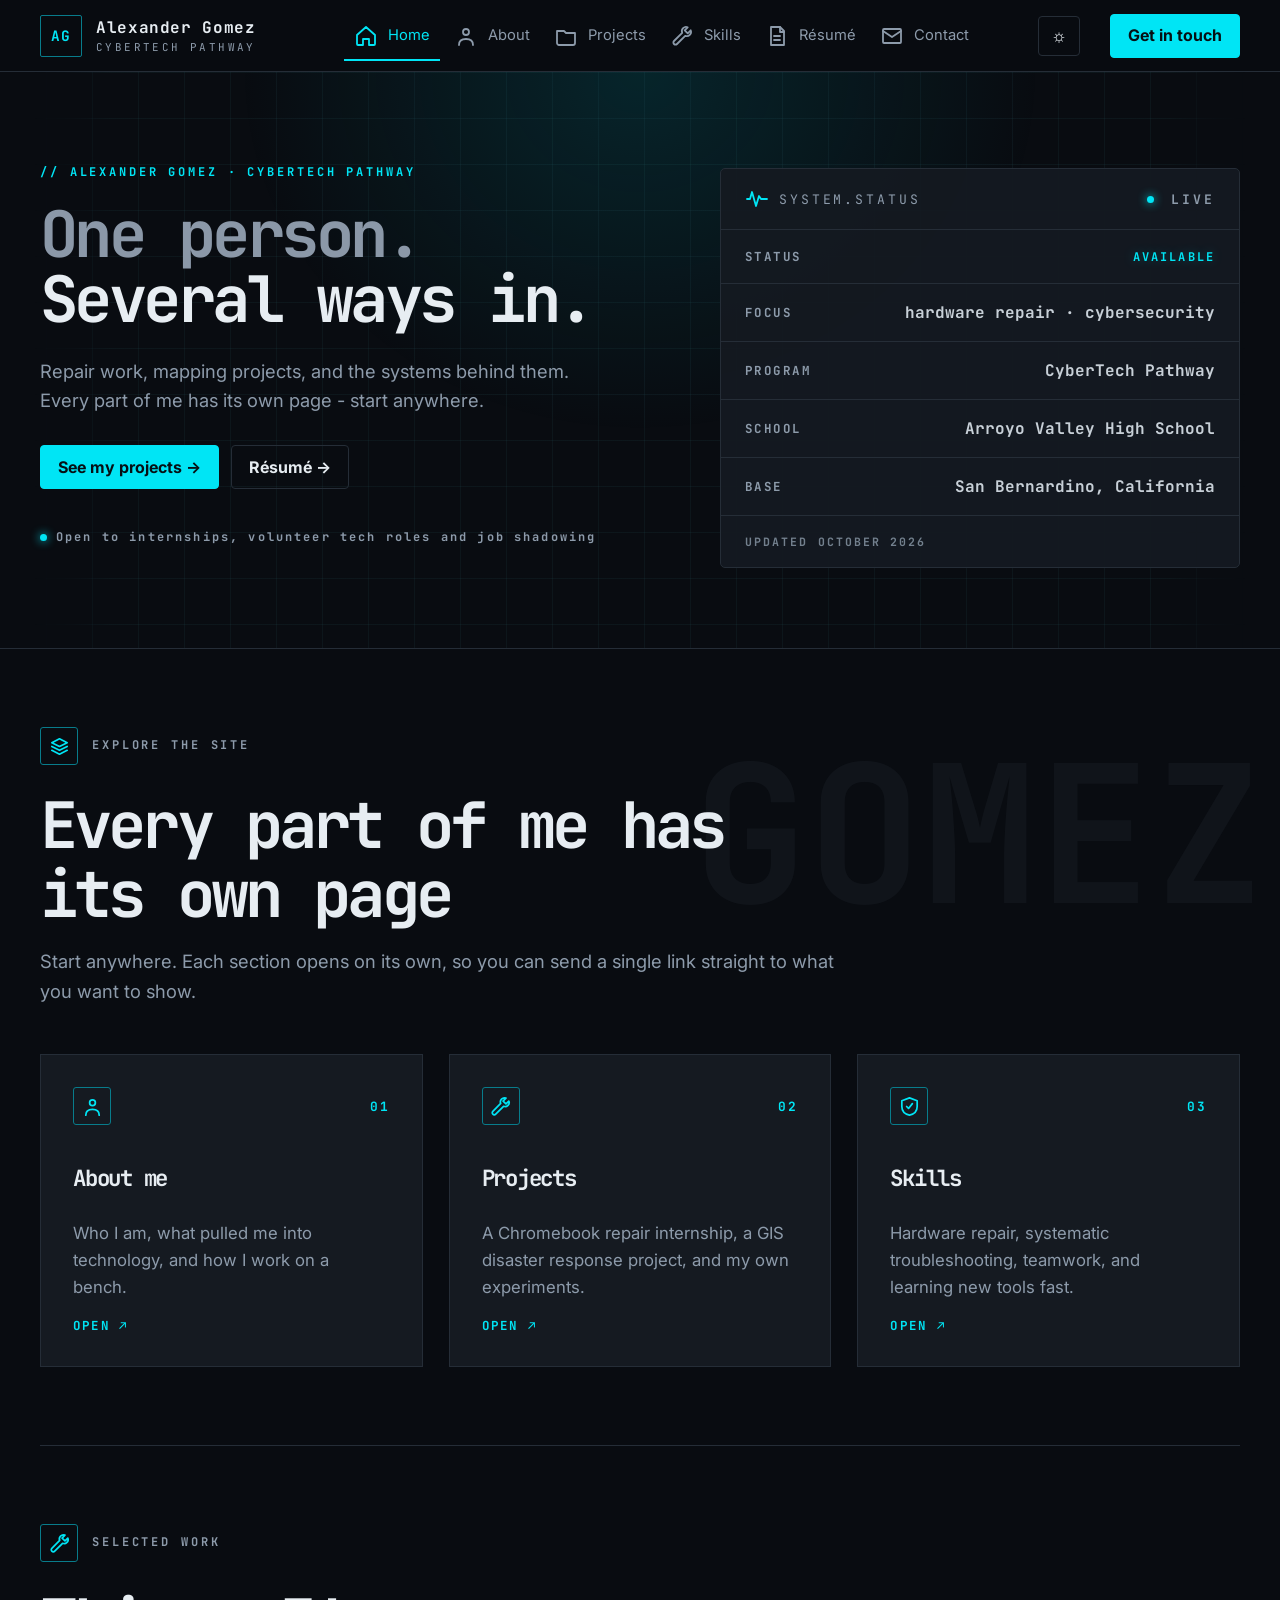
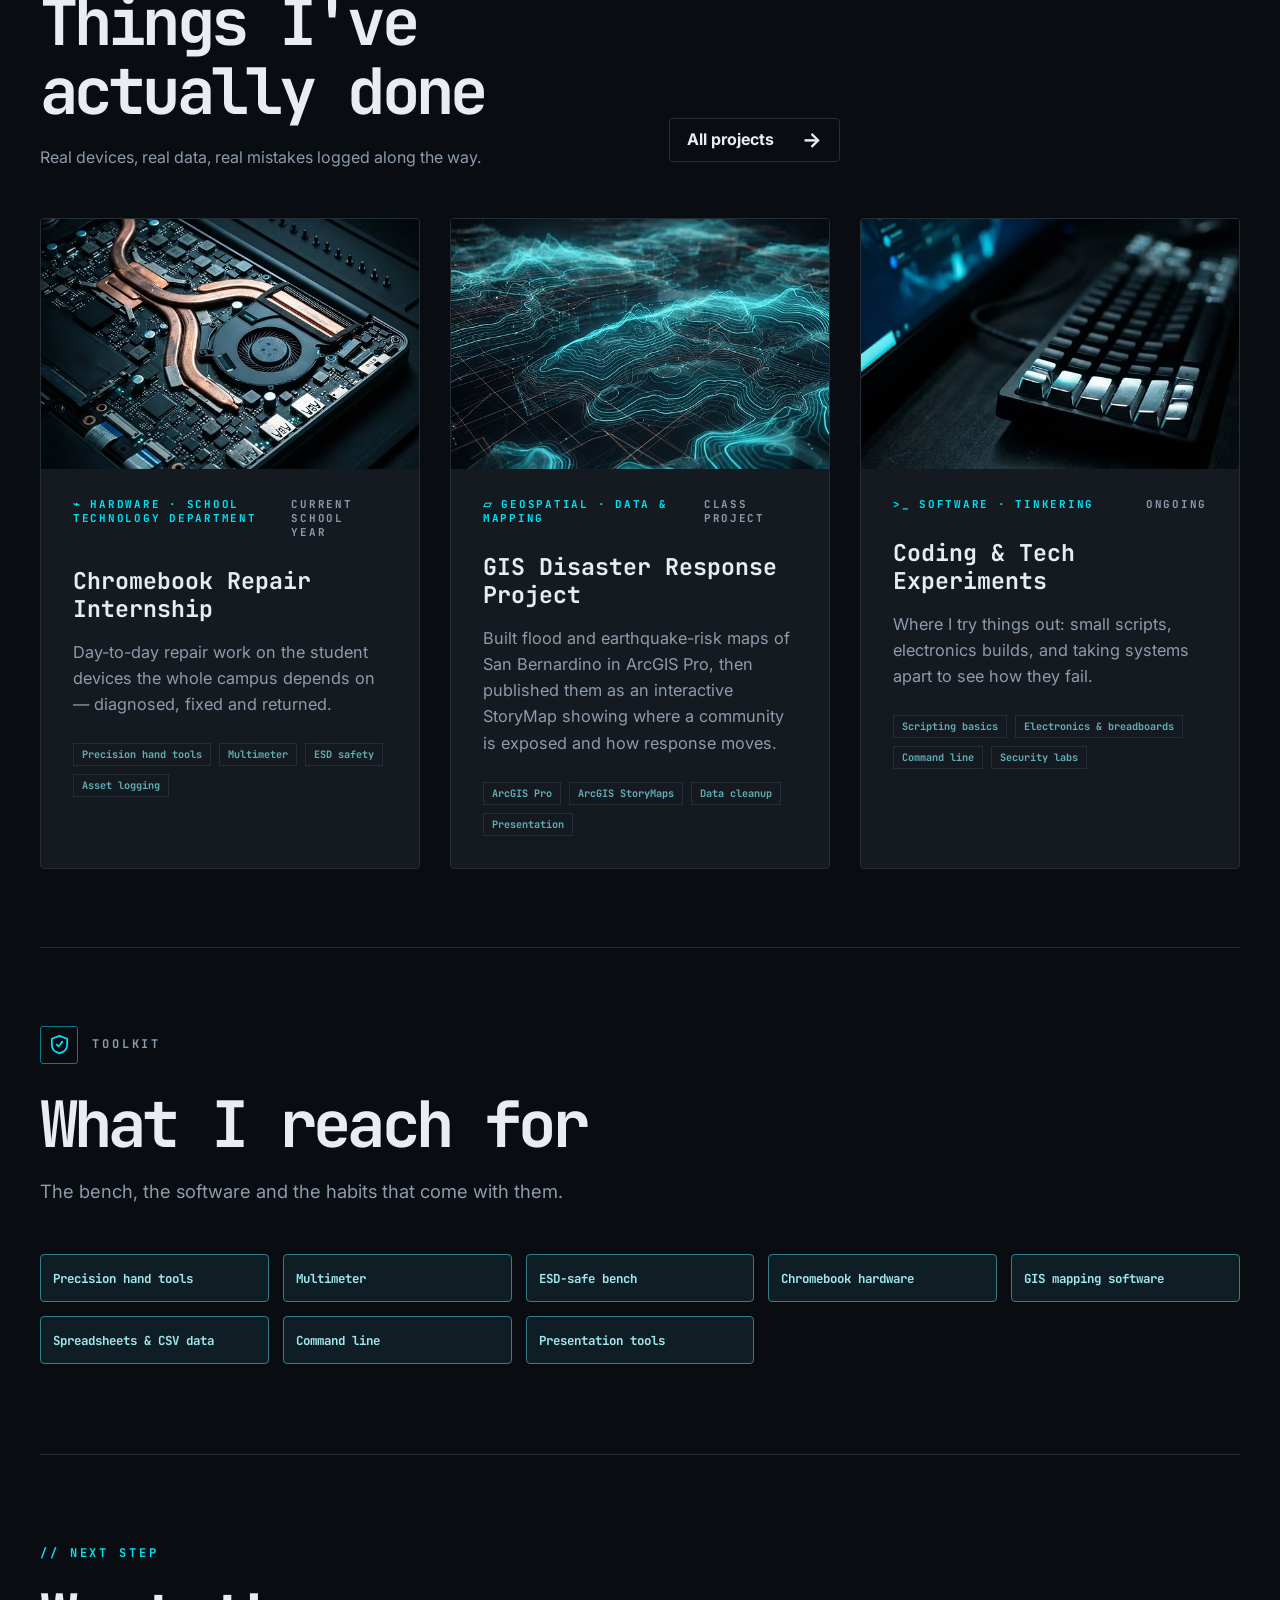
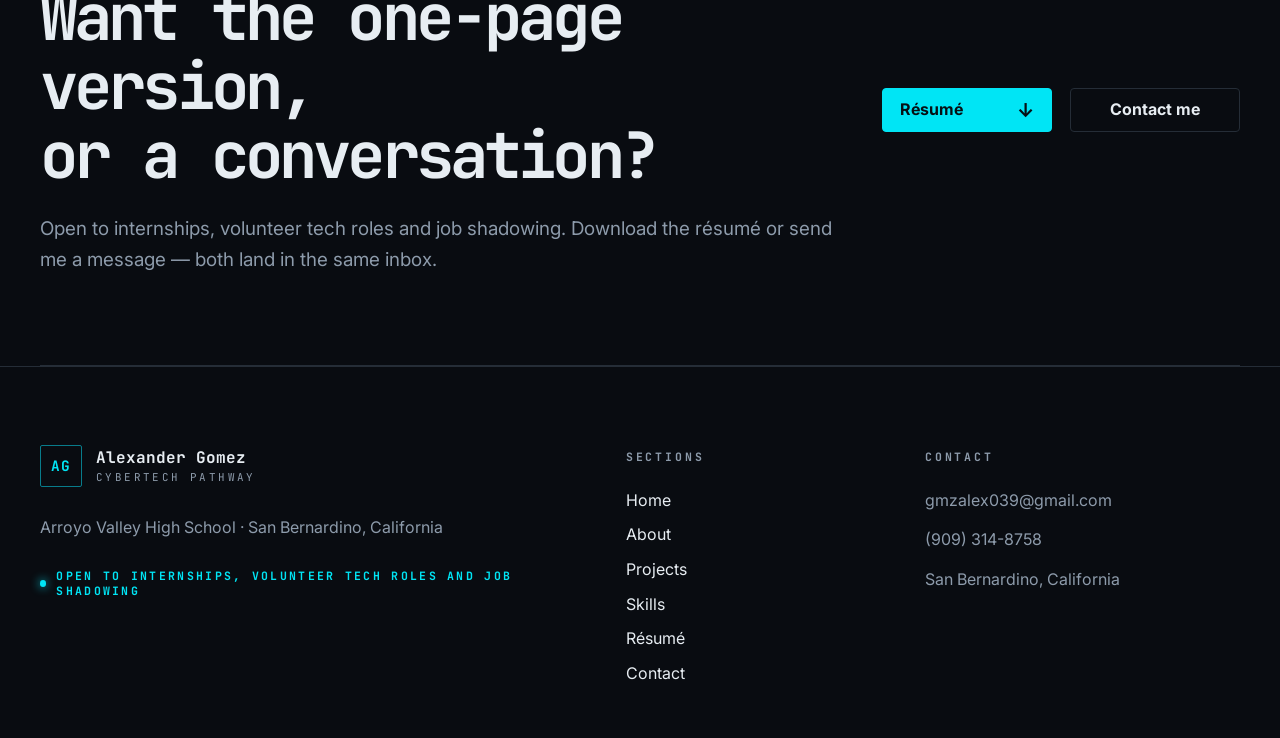
<file: index.html>
<!doctype html>
<html lang="en">
<head>
  <meta charset="utf-8">
  <meta name="viewport" content="width=device-width,initial-scale=1">
  <meta name="description" content="Alexander Gomez CyberTech portfolio">
  <title>Alexander Gomez | CyberTech Portfolio</title>
  <link rel="preconnect" href="https://fonts.googleapis.com">
  <link rel="preconnect" href="https://fonts.gstatic.com" crossorigin>
  <link href="https://fonts.googleapis.com/css2?family=Inter:wght@400;500;600;700&family=JetBrains+Mono:wght@400;500;600;700&display=swap" rel="stylesheet">
  <link rel="stylesheet" href="site.css">
</head>
<body class="home">
  <header class="site-header">
    <a class="brand" href="index.html"><span class="brand-mark">AG</span><span><span class="brand-name">Alexander Gomez</span><span class="brand-subtitle">CYBERTECH PATHWAY</span></span></a>
    <nav class="main-nav" aria-label="Primary navigation">
      <a href="index.html" aria-current="page"><svg viewBox="0 0 24 24" aria-hidden="true"><path d="m3 11 9-8 9 8v9a1 1 0 0 1-1 1h-5v-6H9v6H4a1 1 0 0 1-1-1Z"/></svg>Home</a>
      <a href="about.html"><svg viewBox="0 0 24 24" aria-hidden="true"><circle cx="12" cy="8" r="3"/><path d="M5 21c0-4 3-6 7-6s7 2 7 6"/></svg>About</a>
      <a href="projects.html"><svg viewBox="0 0 24 24" aria-hidden="true"><path d="M3 7h7l2 2h9v10a2 2 0 0 1-2 2H5a2 2 0 0 1-2-2Z"/></svg>Projects</a>
      <a href="skills.html"><svg viewBox="0 0 24 24" aria-hidden="true"><path d="m14.7 6.3 3-3a4.2 4.2 0 0 0-5.5 5.5L4 17a2.1 2.1 0 1 0 3 3l8.2-8.2a4.2 4.2 0 0 0 5.5-5.5l-3 3-3-3Z"/></svg>Skills</a>
      <a href="resume.html"><svg viewBox="0 0 24 24" aria-hidden="true"><path d="M6 3h9l4 4v14H6Z"/><path d="M15 3v5h4M9 12h6M9 16h6"/></svg>Résumé</a>
      <a href="contact.html"><svg viewBox="0 0 24 24" aria-hidden="true"><rect x="3" y="5" width="18" height="14" rx="1"/><path d="m3 7 9 6 9-6"/></svg>Contact</a>
    </nav>
    <button class="theme-toggle" id="themeToggle" type="button" aria-label="Switch to light mode">☼</button>
    <a class="header-cta" href="contact.html">Get in touch</a>
  </header>

  <main>
    <div class="wrap">
      <header class="hero hero-layout">
        <div class="hero-copy"><p class="eyebrow">// Alexander Gomez · CyberTech Pathway</p><h1><span>One person.</span><br>Several ways in.</h1><p class="lead">Repair work, mapping projects, and the systems behind them. Every part of me has its own page - start anywhere.</p><div class="hero-actions"><a class="button button-primary" href="projects.html">See my projects →</a><a class="button" href="resume.html">Résumé →</a><div class="live-status"><span class="status-dot"></span>Open to internships, volunteer tech roles and job shadowing</div></div></div>
        <aside class="hero-status" aria-label="System status"><div class="hero-status-head"><strong><svg class="status-wave" viewBox="0 0 24 24" aria-hidden="true"><path d="M2 12h3l2-7 4 14 3-10 2 3h6"/></svg>SYSTEM.STATUS</strong><span class="hero-live"><span class="status-dot"></span>LIVE</span></div><div class="hero-status-row"><span>Status</span><span class="available">available</span></div><div class="hero-status-row"><span>Focus</span><span>hardware repair · cybersecurity</span></div><div class="hero-status-row"><span>Program</span><span>CyberTech Pathway</span></div><div class="hero-status-row"><span>School</span><span>Arroyo Valley High School</span></div><div class="hero-status-row"><span>Base</span><span>San Bernardino, California</span></div><div class="hero-status-foot">UPDATED OCTOBER 2026</div></aside>
      </header>

      <section class="home-section" id="explore">
        <div class="section-heading home-heading"><p class="section-kicker"><span class="heading-icon"><svg viewBox="0 0 24 24" aria-hidden="true"><path d="m4 8 8-4 8 4-8 4-8-4Z"/><path d="m4 12 8 4 8-4M4 16l8 4 8-4"/></svg></span>Explore the site</p><h2>Every part of me has its own page</h2><p>Start anywhere. Each section opens on its own, so you can send a single link straight to what you want to show.</p></div>
        <div class="directory home-directory">
          <article class="card home-directory-card"><div class="home-card-top"><span class="heading-icon"><svg viewBox="0 0 24 24" aria-hidden="true"><circle cx="12" cy="8" r="3"/><path d="M5 21c0-4 3-6 7-6s7 2 7 6"/></svg></span><span class="directory-number">01</span></div><h3>About me</h3><p>Who I am, what pulled me into technology, and how I work on a bench.</p><a href="about.html">Open ↗</a></article>
          <article class="card home-directory-card"><div class="home-card-top"><span class="heading-icon"><svg viewBox="0 0 24 24" aria-hidden="true"><path d="m14.7 6.3 3-3a4.2 4.2 0 0 0-5.5 5.5L4 17a2.1 2.1 0 1 0 3 3l8.2-8.2a4.2 4.2 0 0 0 5.5-5.5l-3 3-3-3Z"/></svg></span><span class="directory-number">02</span></div><h3>Projects</h3><p>A Chromebook repair internship, a GIS disaster response project, and my own experiments.</p><a href="projects.html">Open ↗</a></article>
          <article class="card home-directory-card"><div class="home-card-top"><span class="heading-icon"><svg viewBox="0 0 24 24" aria-hidden="true"><path d="m12 3 8 3v6c0 5-3.5 8-8 9-4.5-1-8-4-8-9V6l8-3Z"/><path d="m9 12 2 2 4-5"/></svg></span><span class="directory-number">03</span></div><h3>Skills</h3><p>Hardware repair, systematic troubleshooting, teamwork, and learning new tools fast.</p><a href="skills.html">Open ↗</a></article>
        </div>
      </section>

      <section class="home-section home-work-section">
        <div class="section-heading home-heading home-heading-with-action"><div><p class="section-kicker"><span class="heading-icon"><svg viewBox="0 0 24 24" aria-hidden="true"><path d="m14.7 6.3 3-3a4.2 4.2 0 0 0-5.5 5.5L4 17a2.1 2.1 0 1 0 3 3l8.2-8.2a4.2 4.2 0 0 0 5.5-5.5l-3 3-3-3Z"/></svg></span>Selected work</p><h2>Things I've actually done</h2><p>Real devices, real data, real mistakes logged along the way.</p></div><a class="button" href="projects.html">All projects <span>→</span></a></div>
        <div class="home-work-grid">
          <article class="home-work-card"><img src="computer_repair.avif" alt="Computer repair work" loading="lazy"><div class="home-work-content"><div class="home-work-meta"><span>⌁ Hardware · School Technology Department</span><span>Current school year</span></div><h3>Chromebook Repair Internship</h3><p>Day-to-day repair work on the student devices the whole campus depends on — diagnosed, fixed and returned.</p><div class="tags"><span class="tag">Precision hand tools</span><span class="tag">Multimeter</span><span class="tag">ESD safety</span><span class="tag">Asset logging</span></div></div></article>
          <article class="home-work-card"><img src="arcgis_mapping.avif" alt="ArcGIS disaster response map" loading="lazy"><div class="home-work-content"><div class="home-work-meta"><span>▱ Geospatial · Data &amp; Mapping</span><span>Class project</span></div><h3>GIS Disaster Response Project</h3><p>Built flood and earthquake-risk maps of San Bernardino in ArcGIS Pro, then published them as an interactive StoryMap showing where a community is exposed and how response moves.</p><div class="tags"><span class="tag">ArcGIS Pro</span><span class="tag">ArcGIS StoryMaps</span><span class="tag">Data cleanup</span><span class="tag">Presentation</span></div></div></article>
          <article class="home-work-card"><img src="physical_visuals.avif" alt="Technical coding and electronics workspace" loading="lazy"><div class="home-work-content"><div class="home-work-meta"><span>&gt;_ Software · Tinkering</span><span>Ongoing</span></div><h3>Coding &amp; Tech Experiments</h3><p>Where I try things out: small scripts, electronics builds, and taking systems apart to see how they fail.</p><div class="tags"><span class="tag">Scripting basics</span><span class="tag">Electronics &amp; breadboards</span><span class="tag">Command line</span><span class="tag">Security labs</span></div></div></article>
        </div>
      </section>

      <section class="home-section home-toolkit-section"><div class="section-heading home-heading"><p class="section-kicker"><span class="heading-icon"><svg viewBox="0 0 24 24" aria-hidden="true"><path d="m12 3 8 3v6c0 5-3.5 8-8 9-4.5-1-8-4-8-9V6l8-3Z"/><path d="m9 12 2 2 4-5"/></svg></span>Toolkit</p><h2>What I reach for</h2><p>The bench, the software and the habits that come with them.</p></div><div class="tool-list home-tool-list" role="list"><button class="tool-tag" type="button">Precision hand tools</button><button class="tool-tag" type="button">Multimeter</button><button class="tool-tag" type="button">ESD-safe bench</button><button class="tool-tag" type="button">Chromebook hardware</button><button class="tool-tag" type="button">GIS mapping software</button><button class="tool-tag" type="button">Spreadsheets &amp; CSV data</button><button class="tool-tag" type="button">Command line</button><button class="tool-tag" type="button">Presentation tools</button></div></section>

      <section class="home-next-section"><div class="home-next-inner"><div><p class="section-kicker">// Next step</p><h2>Want the one-page version,<br>or a conversation?</h2><p>Open to internships, volunteer tech roles and job shadowing. Download the résumé or send me a message — both land in the same inbox.</p></div><div class="home-next-actions"><a class="button button-primary" href="resume.html">Résumé <span>↓</span></a><a class="button" href="contact.html">Contact me</a></div></div></section>
    </div>
  </main>
  <footer class="site-footer"><div class="wrap site-footer-grid"><div class="footer-identity-block"><div class="footer-identity"><span class="brand-mark">AG</span><span><span class="footer-brand">Alexander Gomez</span><span class="brand-subtitle">CYBERTECH PATHWAY</span></span></div><p>Arroyo Valley High School · San Bernardino, California</p><p class="footer-availability"><span class="status-dot"></span>OPEN TO INTERNSHIPS, VOLUNTEER TECH ROLES AND JOB SHADOWING</p></div><div><p class="footer-heading">SECTIONS</p><div class="footer-links"><a href="index.html">Home</a><a href="about.html">About</a><a href="projects.html">Projects</a><a href="skills.html">Skills</a><a href="resume.html">Résumé</a><a href="contact.html">Contact</a></div></div><div><p class="footer-heading">CONTACT</p><div class="footer-contact"><a href="mailto:gmzalex039@gmail.com">gmzalex039@gmail.com</a><a href="tel:9093148758">(909) 314-8758</a><span>San Bernardino, California</span></div></div></div></footer>
  <script>
    const themeButton = document.getElementById('themeToggle');
    const setTheme = (light) => { document.body.classList.toggle('light', light); if (themeButton) { themeButton.textContent = light ? '☾' : '☼'; themeButton.setAttribute('aria-label', light ? 'Switch to dark mode' : 'Switch to light mode'); } localStorage.setItem('portfolio-theme', light ? 'light' : 'dark'); };
    setTheme(localStorage.getItem('portfolio-theme') === 'light');
    if (themeButton) themeButton.addEventListener('click', () => setTheme(!document.body.classList.contains('light')));
    document.querySelectorAll('.tool-tag').forEach((tag) => tag.addEventListener('click', () => tag.classList.toggle('selected')));
    const renderTargets = document.querySelectorAll('main section, .hero, .card, .work-card, .project-card, .resume-section, .next-box, .summary-next, .home-work-card');
    document.body.classList.add('render-ready');
    renderTargets.forEach((element, index) => { element.classList.add('render-in'); element.style.setProperty('--render-delay', `${Math.min(index * 45, 240)}ms`); });
    const renderObserver = new IntersectionObserver((entries, observer) => { entries.forEach((entry) => { if (entry.isIntersecting) { entry.target.classList.add('render-visible'); observer.unobserve(entry.target); } }); }, { threshold: 0.08 });
    renderTargets.forEach((element) => renderObserver.observe(element));
  </script>
</body>
</html>
</file>
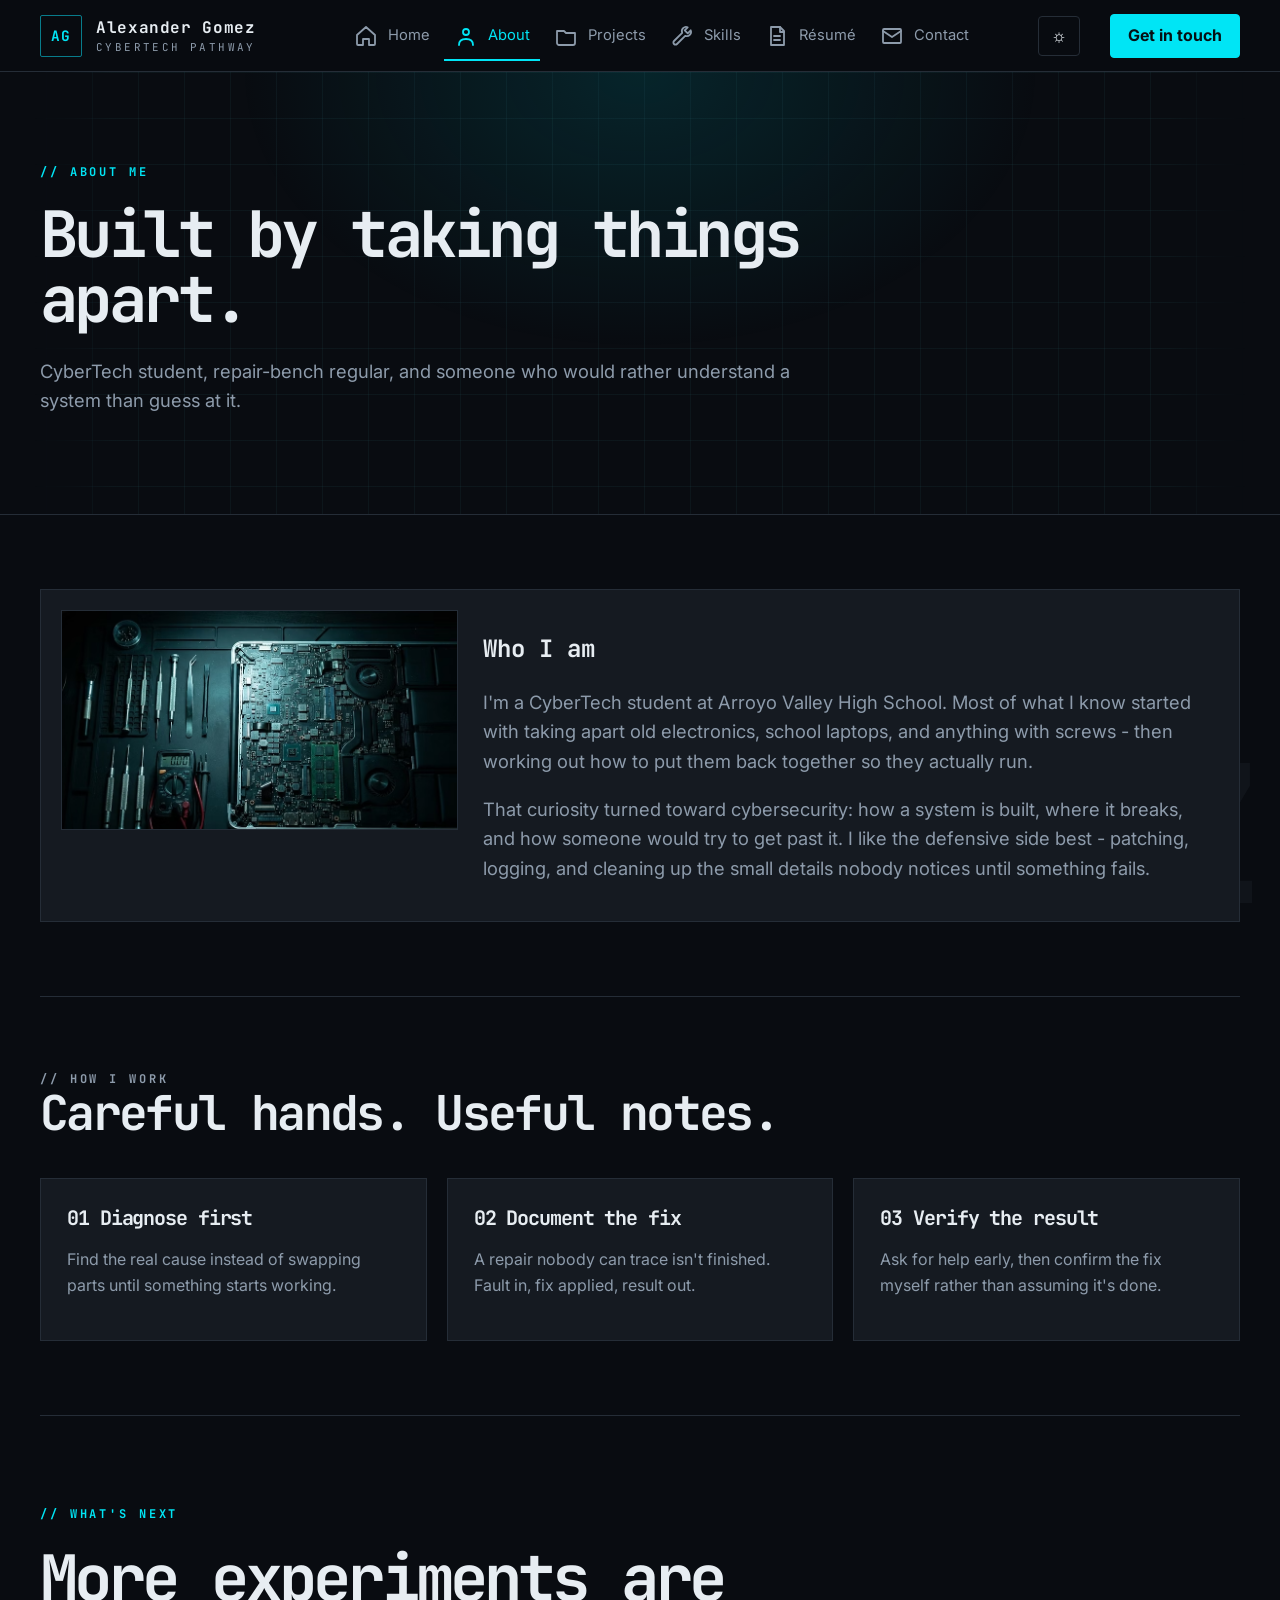
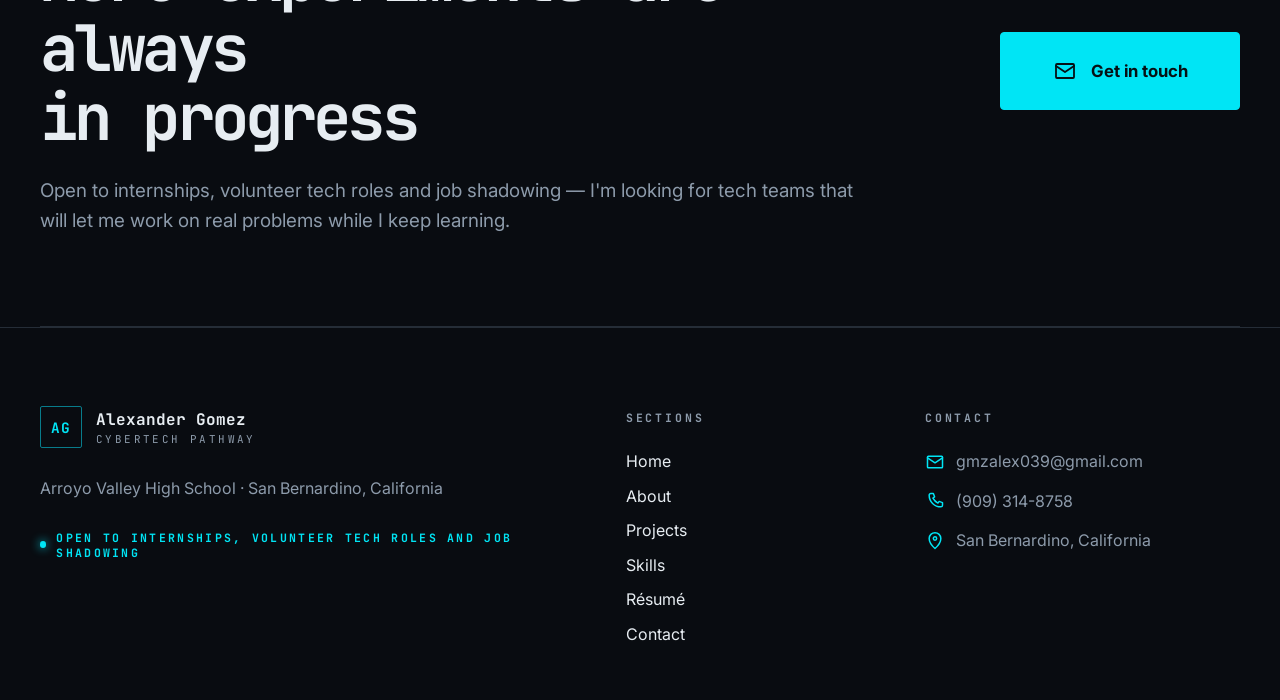
<file: about.html>
<!doctype html><html lang="en"><head><meta charset="utf-8"><meta name="viewport" content="width=device-width,initial-scale=1"><title>About | Alexander Gomez</title><link rel="stylesheet" href="site.css"></head><body><header class="site-header"><a class="brand" href="index.html"><span class="brand-mark">AG</span><span><span class="brand-name">Alexander Gomez</span><span class="brand-subtitle">CYBERTECH PATHWAY</span></span></a><nav class="main-nav"><a href="index.html"><svg viewBox="0 0 24 24" aria-hidden="true"><path d="m3 11 9-8 9 8v9a1 1 0 0 1-1 1h-5v-6H9v6H4a1 1 0 0 1-1-1Z"/></svg>Home</a><a href="about.html" aria-current="page"><svg viewBox="0 0 24 24" aria-hidden="true"><circle cx="12" cy="8" r="3"/><path d="M5 21c0-4 3-6 7-6s7 2 7 6"/></svg>About</a><a href="projects.html"><svg viewBox="0 0 24 24" aria-hidden="true"><path d="M3 7h7l2 2h9v10a2 2 0 0 1-2 2H5a2 2 0 0 1-2-2Z"/></svg>Projects</a><a href="skills.html"><svg viewBox="0 0 24 24" aria-hidden="true"><path d="m14.7 6.3 3-3a4.2 4.2 0 0 0-5.5 5.5L4 17a2.1 2.1 0 1 0 3 3l8.2-8.2a4.2 4.2 0 0 0 5.5-5.5l-3 3-3-3Z"/></svg>Skills</a><a href="resume.html"><svg viewBox="0 0 24 24" aria-hidden="true"><path d="M6 3h9l4 4v14H6Z"/><path d="M15 3v5h4M9 12h6M9 16h6"/></svg>Résumé</a><a href="contact.html"><svg viewBox="0 0 24 24" aria-hidden="true"><rect x="3" y="5" width="18" height="14" rx="1"/><path d="m3 7 9 6 9-6"/></svg>Contact</a></nav><button class="theme-toggle" id="themeToggle" type="button" aria-label="Switch to light mode">☼</button><a class="header-cta" href="contact.html">Get in touch</a></header><main class="wrap"><header class="hero"><p class="eyebrow">// About me</p><h1>Built by taking things apart.</h1><p class="lead">CyberTech student, repair-bench regular, and someone who would rather understand a system than guess at it.</p></header><section><div class="work-card"><img src="fc92d9c44_generated_image.avif" alt="Alexander's CyberTech workspace"><div><h2>Who I am</h2><p class="lead">I'm a CyberTech student at Arroyo Valley High School. Most of what I know started with taking apart old electronics, school laptops, and anything with screws - then working out how to put them back together so they actually run.</p><p class="lead">That curiosity turned toward cybersecurity: how a system is built, where it breaks, and how someone would try to get past it. I like the defensive side best - patching, logging, and cleaning up the small details nobody notices until something fails.</p></div></div></section><section><div class="section-heading"><p class="section-kicker">// How I work</p><h2>Careful hands. Useful notes.</h2></div><div class="cards"><article class="card"><h3>01 Diagnose first</h3><p>Find the real cause instead of swapping parts until something starts working.</p></article><article class="card"><h3>02 Document the fix</h3><p>A repair nobody can trace isn't finished. Fault in, fix applied, result out.</p></article><article class="card"><h3>03 Verify the result</h3><p>Ask for help early, then confirm the fix myself rather than assuming it's done.</p></article></div></section><section class="next summary-next"><div class="summary-next-inner"><div><p class="section-kicker">// What's next</p><h2>More experiments are always<br class="summary-break"> in progress</h2><p>Open to internships, volunteer tech roles and job shadowing — I'm looking for tech teams that will let me work on real problems while I keep learning.</p></div><a class="button button-primary summary-contact" href="contact.html"><svg viewBox="0 0 24 24" aria-hidden="true"><rect x="3" y="5" width="18" height="14" rx="1"/><path d="m3 7 9 6 9-6"/></svg>Get in touch</a></div></section></main><script>
const themeButton = document.getElementById('themeToggle');
const setTheme = (light) => {
  document.body.classList.toggle('light', light);
  if (themeButton) {
    themeButton.textContent = light ? '☾' : '☼';
    themeButton.setAttribute('aria-label', light ? 'Switch to dark mode' : 'Switch to light mode');
  }
  localStorage.setItem('portfolio-theme', light ? 'light' : 'dark');
};
const savedTheme = localStorage.getItem('portfolio-theme');
setTheme(savedTheme === 'light');
if (themeButton) themeButton.addEventListener('click', () => setTheme(!document.body.classList.contains('light')));
const renderTargets = document.querySelectorAll('main section, .hero, .card, .work-card, .project-card, .resume-section, .next-box, .summary-next');
document.body.classList.add('render-ready');
renderTargets.forEach((element, index) => {
  element.classList.add('render-in');
  element.style.setProperty('--render-delay', `${Math.min(index * 45, 240)}ms`);
});
const renderObserver = new IntersectionObserver((entries, observer) => {
  entries.forEach((entry) => {
    if (entry.isIntersecting) {
      entry.target.classList.add('render-visible');
      observer.unobserve(entry.target);
    }
  });
}, { threshold: 0.08 });
renderTargets.forEach((element) => renderObserver.observe(element));
</script><footer class="site-footer"><div class="wrap site-footer-grid"><div class="footer-identity-block"><div class="footer-identity"><span class="brand-mark">AG</span><span><span class="footer-brand">Alexander Gomez</span><span class="brand-subtitle">CYBERTECH PATHWAY</span></span></div><p>Arroyo Valley High School · San Bernardino, California</p><p class="footer-availability"><span class="status-dot"></span>OPEN TO INTERNSHIPS, VOLUNTEER TECH ROLES AND JOB SHADOWING</p></div><div><p class="footer-heading">SECTIONS</p><div class="footer-links"><a href="index.html">Home</a><a href="about.html">About</a><a href="projects.html">Projects</a><a href="skills.html">Skills</a><a href="resume.html">Résumé</a><a href="contact.html">Contact</a></div></div><div><p class="footer-heading">CONTACT</p><div class="footer-contact"><a href="mailto:gmzalex039@gmail.com"><svg viewBox="0 0 24 24" aria-hidden="true"><rect x="3" y="5" width="18" height="14" rx="1"/><path d="m3 7 9 6 9-6"/></svg>gmzalex039@gmail.com</a><a href="tel:9093148758"><svg viewBox="0 0 24 24" aria-hidden="true"><path d="M7 3h3l1.5 4-2 1.5a15 15 0 0 0 6 6l1.5-2 4 1.5v3a2 2 0 0 1-2 2C11.3 19 5 12.7 5 5a2 2 0 0 1 2-2Z"/></svg>(909) 314-8758</a><span><svg viewBox="0 0 24 24" aria-hidden="true"><path d="M12 21s7-6.1 7-12a7 7 0 1 0-14 0c0 5.9 7 12 7 12Z"/><circle cx="12" cy="9" r="2"/></svg>San Bernardino, California</span></div></div></div></footer></body></html>
</file>
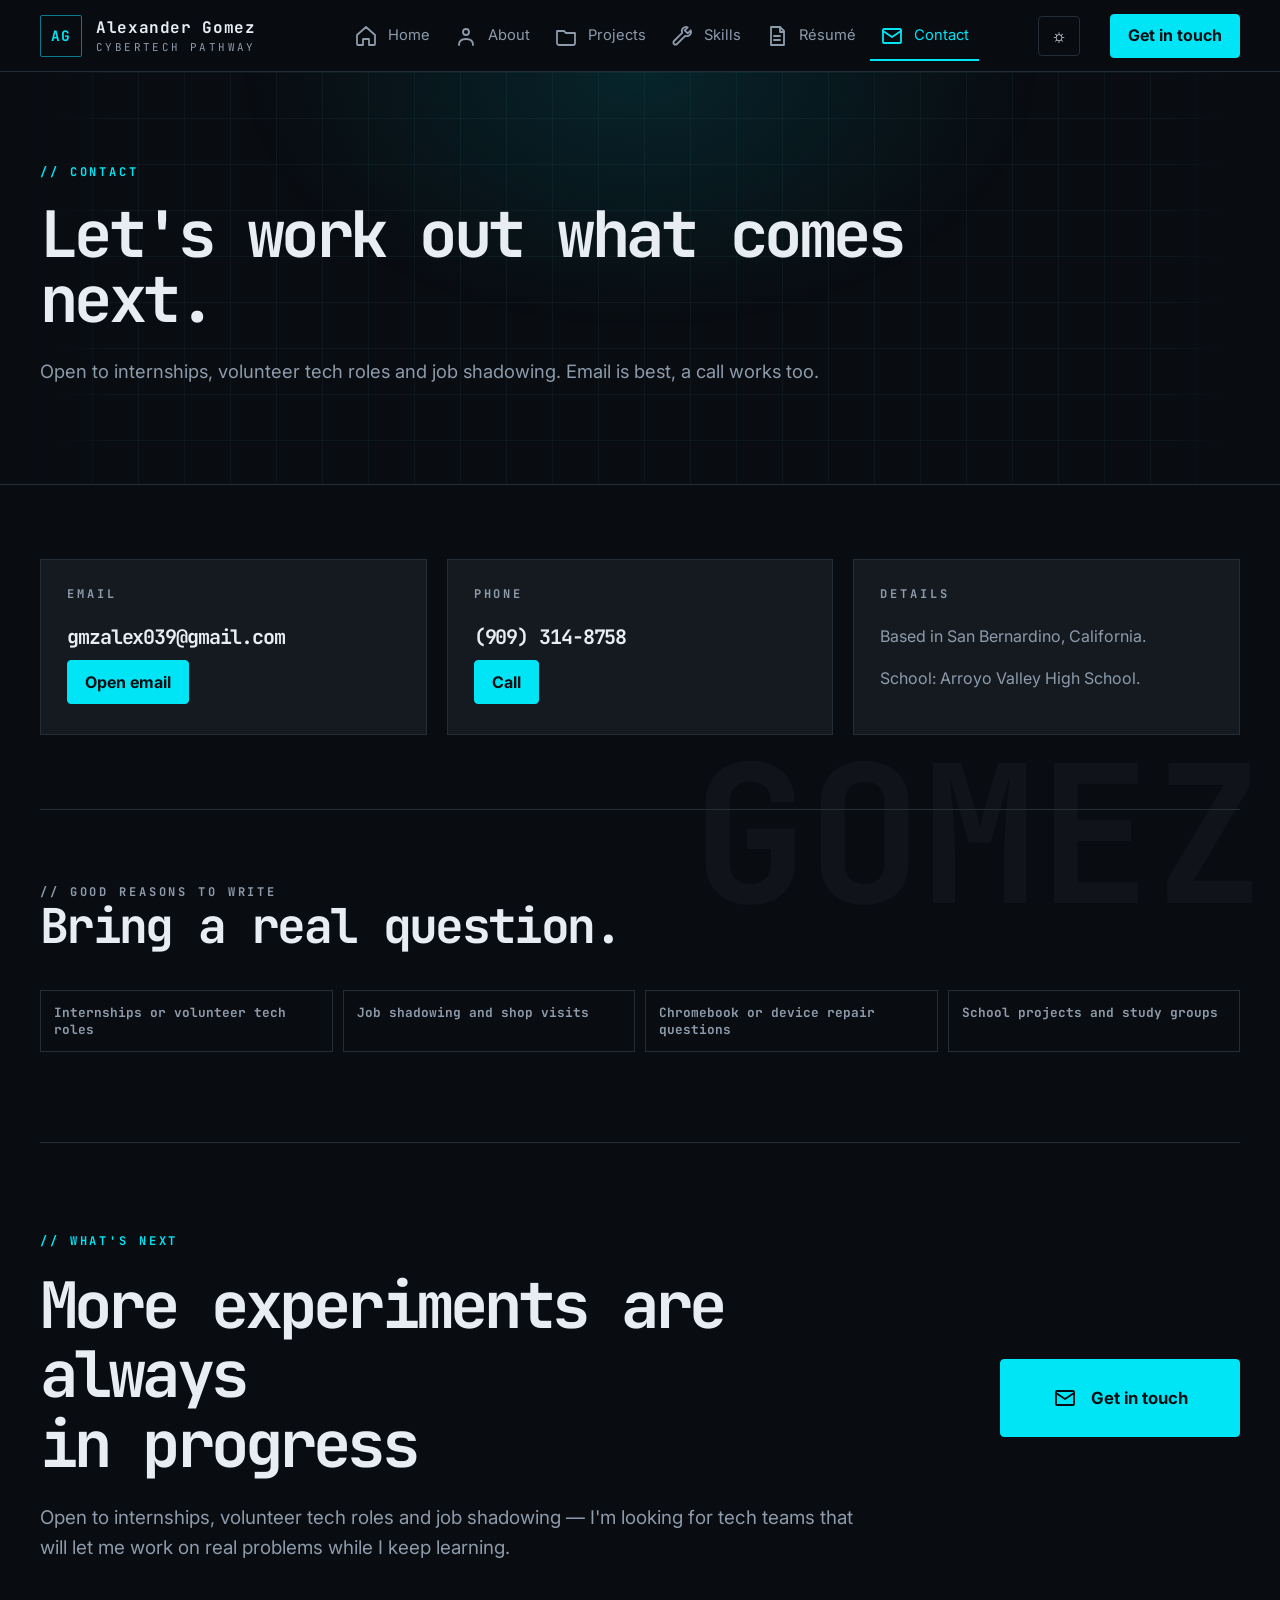
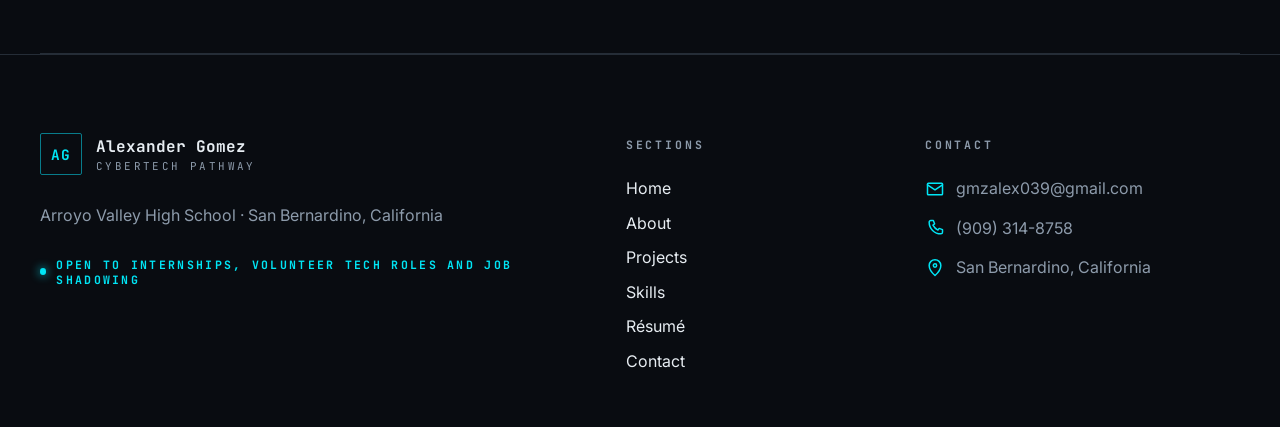
<file: contact.html>
<!doctype html><html lang="en"><head><meta charset="utf-8"><meta name="viewport" content="width=device-width,initial-scale=1"><title>Contact | Alexander Gomez</title><link rel="stylesheet" href="site.css"></head><body><header class="site-header"><a class="brand" href="index.html"><span class="brand-mark">AG</span><span><span class="brand-name">Alexander Gomez</span><span class="brand-subtitle">CYBERTECH PATHWAY</span></span></a><nav class="main-nav"><a href="index.html"><svg viewBox="0 0 24 24" aria-hidden="true"><path d="m3 11 9-8 9 8v9a1 1 0 0 1-1 1h-5v-6H9v6H4a1 1 0 0 1-1-1Z"/></svg>Home</a><a href="about.html"><svg viewBox="0 0 24 24" aria-hidden="true"><circle cx="12" cy="8" r="3"/><path d="M5 21c0-4 3-6 7-6s7 2 7 6"/></svg>About</a><a href="projects.html"><svg viewBox="0 0 24 24" aria-hidden="true"><path d="M3 7h7l2 2h9v10a2 2 0 0 1-2 2H5a2 2 0 0 1-2-2Z"/></svg>Projects</a><a href="skills.html"><svg viewBox="0 0 24 24" aria-hidden="true"><path d="m14.7 6.3 3-3a4.2 4.2 0 0 0-5.5 5.5L4 17a2.1 2.1 0 1 0 3 3l8.2-8.2a4.2 4.2 0 0 0 5.5-5.5l-3 3-3-3Z"/></svg>Skills</a><a href="resume.html"><svg viewBox="0 0 24 24" aria-hidden="true"><path d="M6 3h9l4 4v14H6Z"/><path d="M15 3v5h4M9 12h6M9 16h6"/></svg>Résumé</a><a href="contact.html" aria-current="page"><svg viewBox="0 0 24 24" aria-hidden="true"><rect x="3" y="5" width="18" height="14" rx="1"/><path d="m3 7 9 6 9-6"/></svg>Contact</a></nav><button class="theme-toggle" id="themeToggle" type="button" aria-label="Switch to light mode">☼</button><a class="header-cta" href="mailto:gmzalex039@gmail.com">Get in touch</a></header><main class="wrap"><header class="hero"><p class="eyebrow">// Contact</p><h1>Let's work out what comes next.</h1><p class="lead">Open to internships, volunteer tech roles and job shadowing. Email is best, a call works too.</p></header><section><div class="cards"><article class="card"><p class="section-kicker">Email</p><h3>gmzalex039@gmail.com</h3><a class="button button-primary" href="mailto:gmzalex039@gmail.com">Open email</a></article><article class="card"><p class="section-kicker">Phone</p><h3>(909) 314-8758</h3><a class="button button-primary" href="tel:9093148758">Call</a></article><article class="card"><p class="section-kicker">Details</p><p>Based in San Bernardino, California.</p><p>School: Arroyo Valley High School.</p></article></div></section><section><div class="section-heading"><p class="section-kicker">// Good reasons to write</p><h2>Bring a real question.</h2></div><ul class="tool-list"><li>Internships or volunteer tech roles</li><li>Job shadowing and shop visits</li><li>Chromebook or device repair questions</li><li>School projects and study groups</li></ul></section><section class="next summary-next"><div class="summary-next-inner"><div><p class="section-kicker">// What's next</p><h2>More experiments are always<br class="summary-break"> in progress</h2><p>Open to internships, volunteer tech roles and job shadowing — I'm looking for tech teams that will let me work on real problems while I keep learning.</p></div><a class="button button-primary summary-contact" href="contact.html"><svg viewBox="0 0 24 24" aria-hidden="true"><rect x="3" y="5" width="18" height="14" rx="1"/><path d="m3 7 9 6 9-6"/></svg>Get in touch</a></div></section></main><script>
const themeButton = document.getElementById('themeToggle');
const setTheme = (light) => {
  document.body.classList.toggle('light', light);
  if (themeButton) {
    themeButton.textContent = light ? '☾' : '☼';
    themeButton.setAttribute('aria-label', light ? 'Switch to dark mode' : 'Switch to light mode');
  }
  localStorage.setItem('portfolio-theme', light ? 'light' : 'dark');
};
const savedTheme = localStorage.getItem('portfolio-theme');
setTheme(savedTheme === 'light');
if (themeButton) themeButton.addEventListener('click', () => setTheme(!document.body.classList.contains('light')));
const renderTargets = document.querySelectorAll('main section, .hero, .card, .work-card, .project-card, .resume-section, .next-box, .summary-next');
document.body.classList.add('render-ready');
renderTargets.forEach((element, index) => {
  element.classList.add('render-in');
  element.style.setProperty('--render-delay', `${Math.min(index * 45, 240)}ms`);
});
const renderObserver = new IntersectionObserver((entries, observer) => {
  entries.forEach((entry) => {
    if (entry.isIntersecting) {
      entry.target.classList.add('render-visible');
      observer.unobserve(entry.target);
    }
  });
}, { threshold: 0.08 });
renderTargets.forEach((element) => renderObserver.observe(element));
</script><footer class="site-footer"><div class="wrap site-footer-grid"><div class="footer-identity-block"><div class="footer-identity"><span class="brand-mark">AG</span><span><span class="footer-brand">Alexander Gomez</span><span class="brand-subtitle">CYBERTECH PATHWAY</span></span></div><p>Arroyo Valley High School · San Bernardino, California</p><p class="footer-availability"><span class="status-dot"></span>OPEN TO INTERNSHIPS, VOLUNTEER TECH ROLES AND JOB SHADOWING</p></div><div><p class="footer-heading">SECTIONS</p><div class="footer-links"><a href="index.html">Home</a><a href="about.html">About</a><a href="projects.html">Projects</a><a href="skills.html">Skills</a><a href="resume.html">Résumé</a><a href="contact.html">Contact</a></div></div><div><p class="footer-heading">CONTACT</p><div class="footer-contact"><a href="mailto:gmzalex039@gmail.com"><svg viewBox="0 0 24 24" aria-hidden="true"><rect x="3" y="5" width="18" height="14" rx="1"/><path d="m3 7 9 6 9-6"/></svg>gmzalex039@gmail.com</a><a href="tel:9093148758"><svg viewBox="0 0 24 24" aria-hidden="true"><path d="M7 3h3l1.5 4-2 1.5a15 15 0 0 0 6 6l1.5-2 4 1.5v3a2 2 0 0 1-2 2C11.3 19 5 12.7 5 5a2 2 0 0 1 2-2Z"/></svg>(909) 314-8758</a><span><svg viewBox="0 0 24 24" aria-hidden="true"><path d="M12 21s7-6.1 7-12a7 7 0 1 0-14 0c0 5.9 7 12 7 12Z"/><circle cx="12" cy="9" r="2"/></svg>San Bernardino, California</span></div></div></div></footer></body></html>
</file>
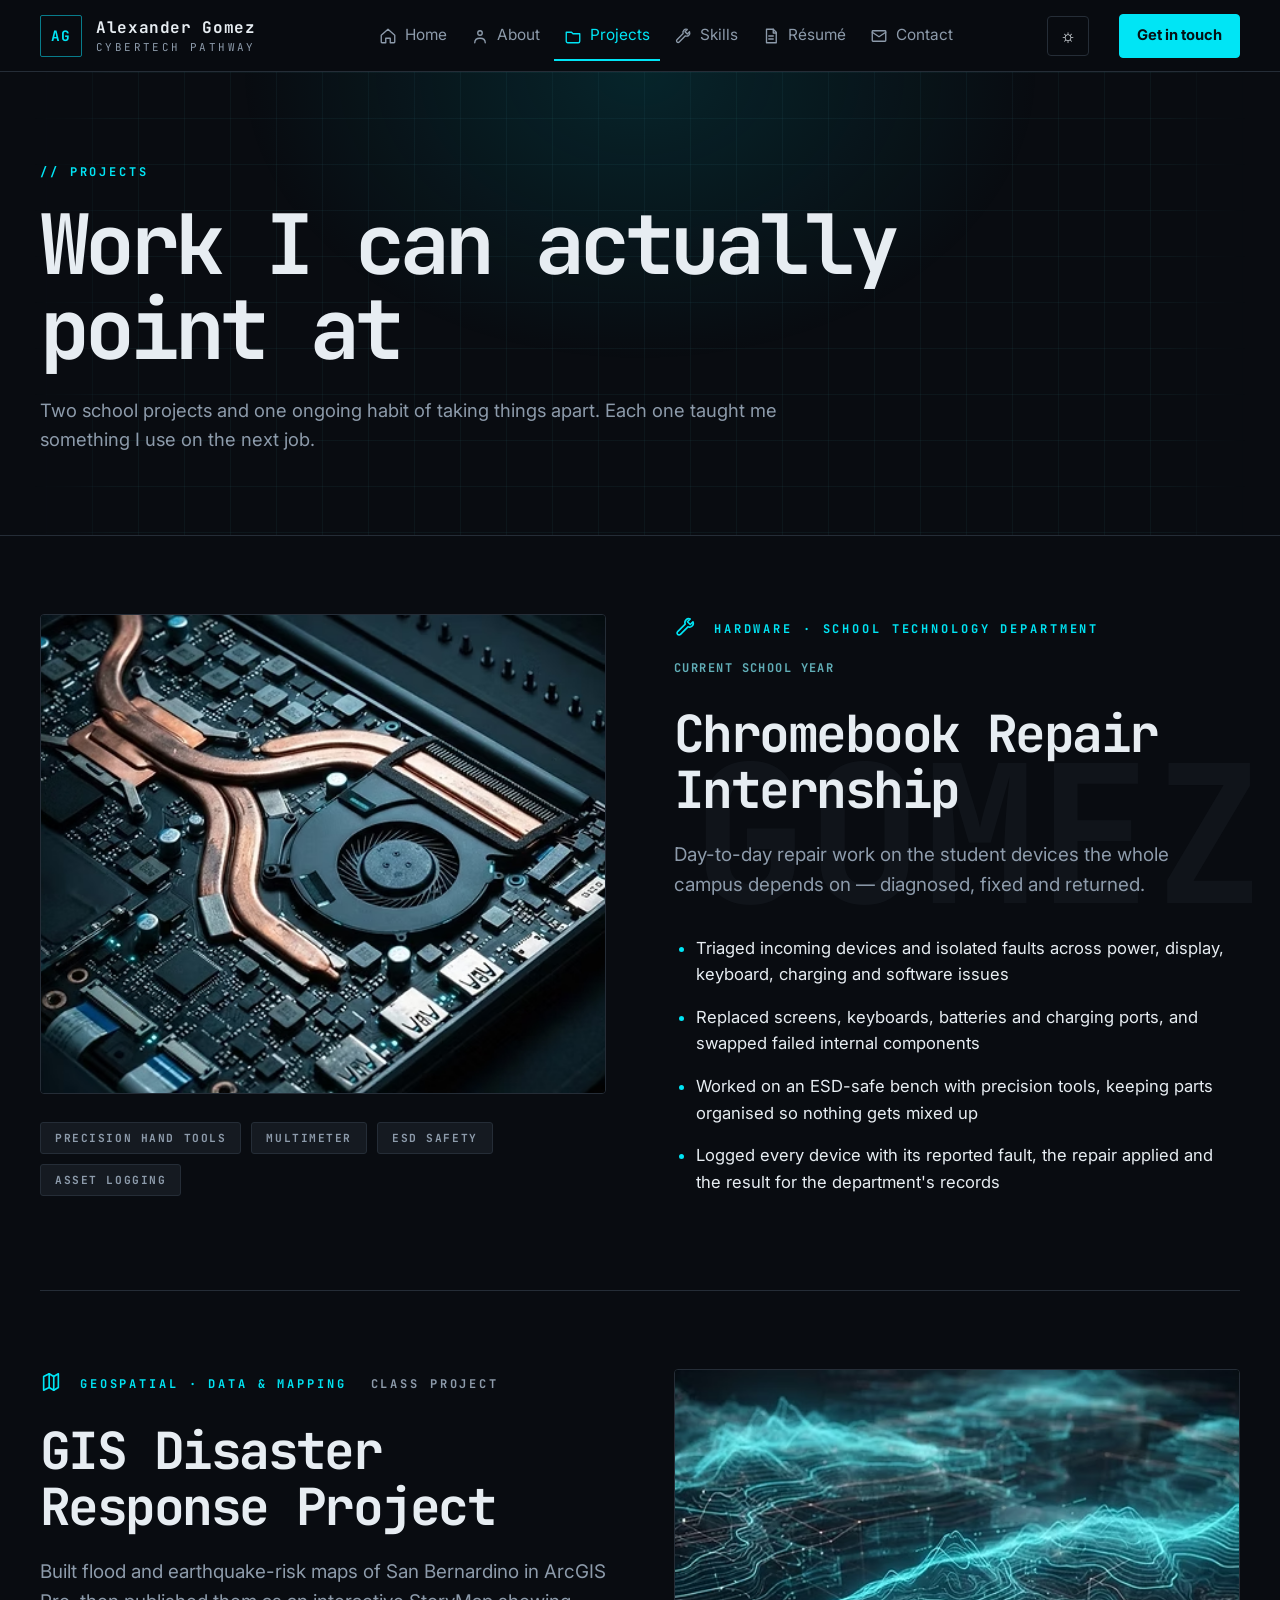
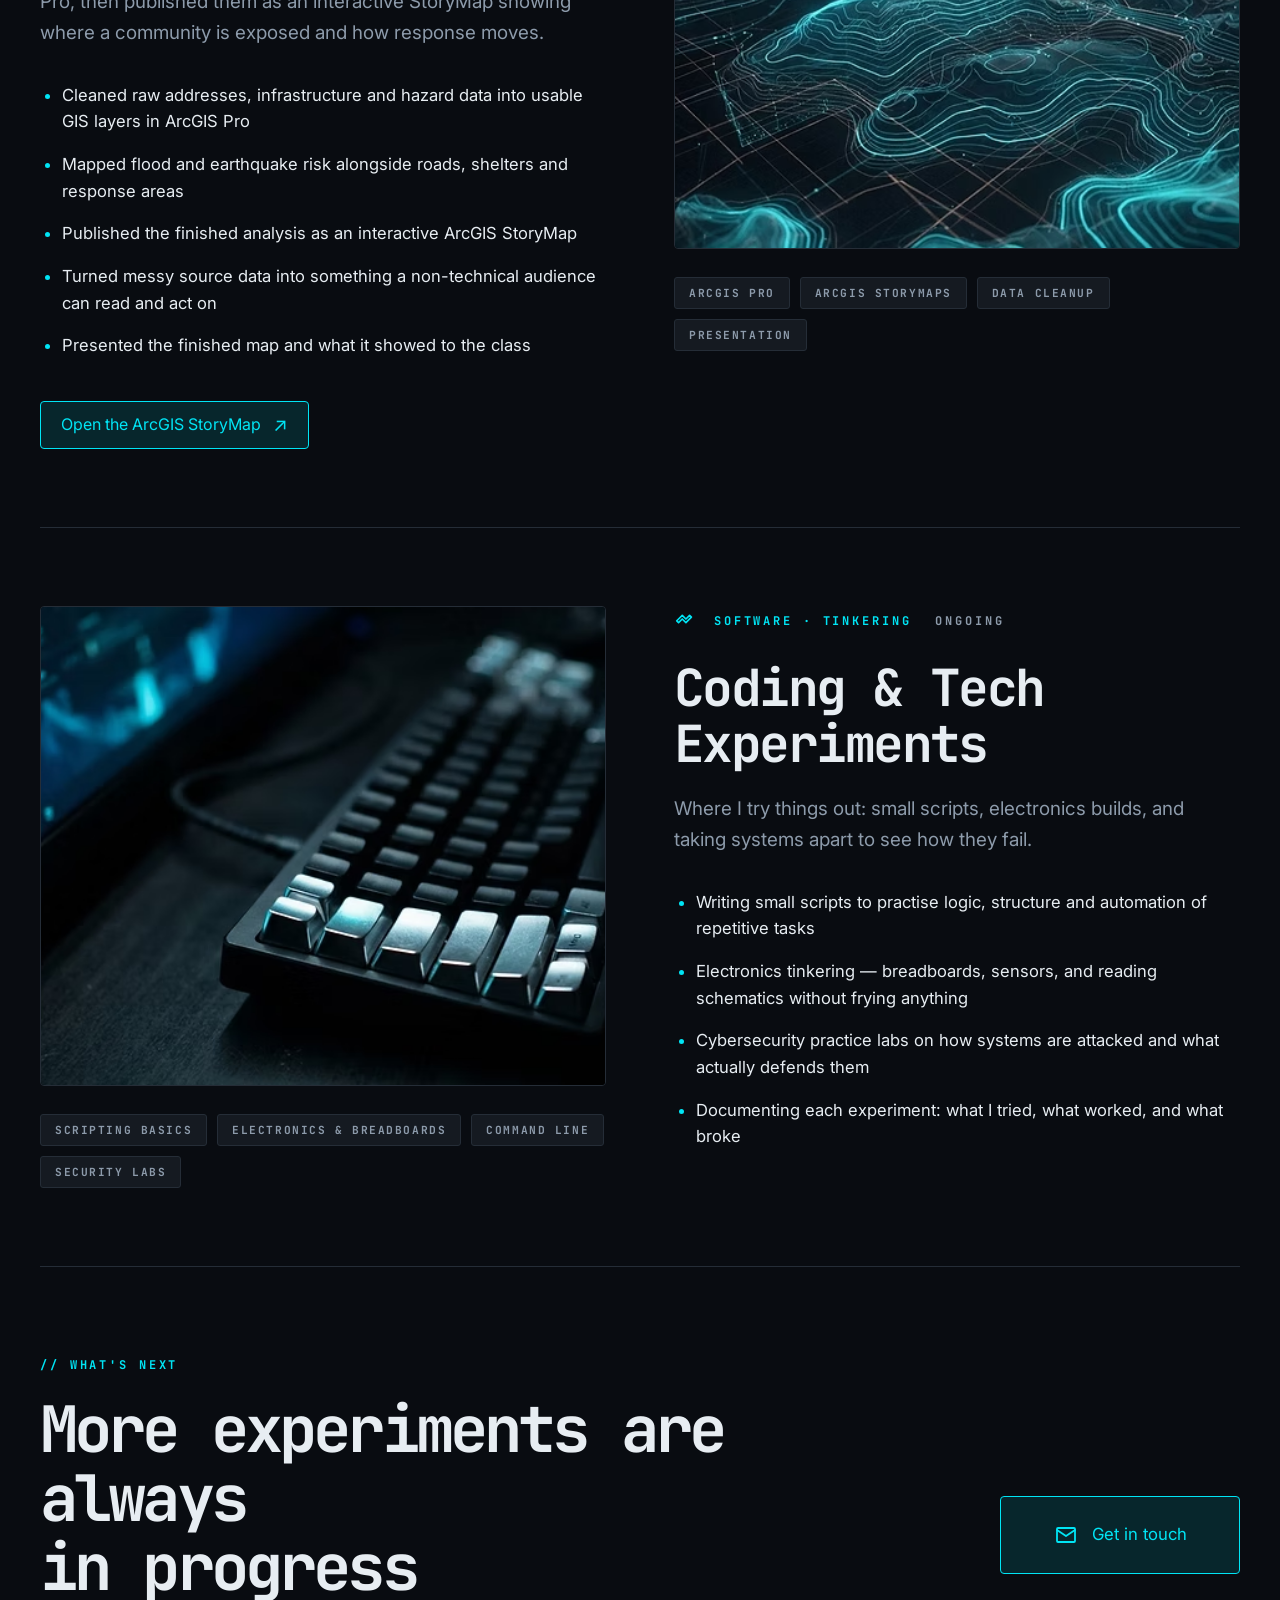
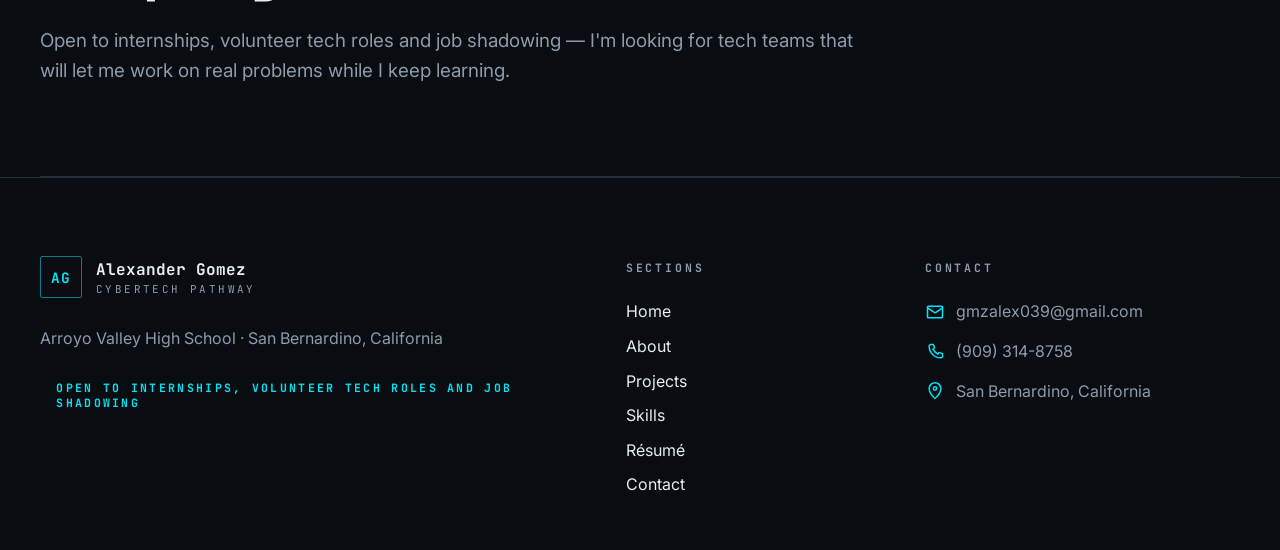
<file: projects.html>
<!DOCTYPE html>
<html lang="en">
<head>
<meta charset="UTF-8">
<meta name="viewport" content="width=device-width, initial-scale=1.0">
<title>Projects | Alexander Gomez</title>
<style>
:root{--bg:#090c11;--panel:#151a21;--line:#252d37;--cyan:#00e5f5;--cyan-dim:#61aeb7;--text:#e7edf2;--muted:#8d9bab;--mono:"JetBrains Mono","Courier New",monospace;--sans:"Inter",ui-sans-serif,system-ui,sans-serif}
*{box-sizing:border-box}html{scroll-behavior:smooth}body{margin:0;background:var(--bg);color:var(--text);font:16px/1.6 var(--sans)}body::after{content:"GOMEZ";position:fixed;right:1vw;bottom:-2vw;z-index:0;color:rgba(130,150,165,.06);font:700 clamp(5rem,15vw,13rem)/1 var(--mono);pointer-events:none}
body.soft-mode{--bg:#111820;--panel:#1b242c;--line:#34434c;--muted:#aebbc4}
a{color:inherit}.icon{width:18px;height:18px;fill:none;stroke:currentColor;stroke-linecap:round;stroke-linejoin:round;stroke-width:1.8}
.site-header{position:sticky;top:0;z-index:20;display:flex;align-items:center;gap:30px;min-height:72px;padding:10px max(18px,calc((100% - 1200px)/2));background:rgba(9,12,17,.95);border-bottom:1px solid var(--line);backdrop-filter:blur(14px)}
.brand{display:flex;align-items:center;gap:14px;min-width:245px;text-decoration:none}.brand-mark{display:grid;width:42px;height:42px;place-items:center;border:1px solid #087c8b;border-radius:2px;color:var(--cyan);font:700 .9rem var(--mono);letter-spacing:.1em}.brand-name{display:block;font:700 1rem var(--mono);letter-spacing:.04em}.brand-subtitle{display:block;margin-top:2px;color:var(--muted);font:.68rem var(--mono);letter-spacing:.22em}
.main-nav{display:flex;flex:1;justify-content:center;gap:4px}.main-nav a{display:inline-flex;align-items:center;gap:8px;padding:13px 12px 11px;border-bottom:2px solid transparent;color:var(--muted);font-size:.96rem;text-decoration:none}.main-nav a:hover,.main-nav a[aria-current=page]{color:var(--cyan);border-color:var(--cyan)}
.header-actions{display:flex;gap:9px}.icon-button,.header-cta,.button{display:inline-flex;align-items:center;justify-content:center;min-height:40px;border:1px solid var(--line);border-radius:4px;background:transparent;color:var(--text);text-decoration:none;cursor:pointer}.icon-button{width:42px}.icon-button:hover{border-color:var(--cyan);color:var(--cyan)}.header-cta{padding:0 16px;border-color:var(--cyan);background:var(--cyan);color:#061014;font-size:.87rem;font-weight:700}
.wrap{width:min(1200px,calc(100% - 36px));margin:0 auto}.hero{padding:78px 0 82px;border-bottom:1px solid var(--line)}.eyebrow,.section-kicker{margin:0 0 22px;color:var(--cyan);font:700 .75rem var(--mono);letter-spacing:.24em;text-transform:uppercase}.hero h1{max-width:820px;margin:0 0 22px;font:700 clamp(2.7rem,6vw,4.8rem)/1.04 var(--mono);letter-spacing:-.06em}.lead{max-width:760px;margin:0;color:var(--muted);font-size:1.18rem}
.project-section{padding:78px 0;border-bottom:1px solid var(--line);scroll-margin-top:82px}.project-layout{display:grid;grid-template-columns:minmax(0,1fr) minmax(0,1fr);gap:68px;align-items:start}.project-section-reverse .project-copy{order:1}.project-section-reverse .project-visual{order:2}.project-visual img{display:block;width:100%;height:480px;object-fit:cover;border:1px solid var(--line);border-radius:4px}.project-copy{padding-top:2px}.project-copy h2{margin:30px 0 22px;font:700 clamp(2.2rem,4vw,3.8rem)/1.1 var(--mono);letter-spacing:-.05em}.project-copy>p:not(.eyebrow):not(.meta){max-width:680px;color:var(--muted);font-size:1.18rem}.project-copy ul{max-width:720px;margin:34px 0 0;padding-left:22px}.project-copy li{margin:16px 0;color:var(--text);font-size:1.04rem}.project-copy li::marker{color:var(--cyan)}.project-icon{width:22px;height:22px;margin-right:8px;vertical-align:-5px;fill:none;stroke:currentColor;stroke-linecap:round;stroke-linejoin:round;stroke-width:1.8}.meta{margin:0 0 18px;color:var(--cyan-dim);font:700 .75rem var(--mono);letter-spacing:.12em;text-transform:uppercase}.meta-inline{margin-left:14px;color:var(--muted)}.project-tags{display:flex;flex-wrap:wrap;gap:10px;margin-top:28px}.project-tags button{padding:8px 14px;border:1px solid var(--line);border-radius:3px;background:var(--panel);color:var(--muted);font:700 .7rem var(--mono);letter-spacing:.14em;text-transform:uppercase;cursor:pointer;transition:color .2s,border-color .2s,background .2s,transform .2s}.project-tags button:hover,.project-tags button:focus-visible,.project-tags button.selected{border-color:var(--cyan);background:rgba(0,229,245,.12);color:var(--cyan);outline:0;transform:translateY(-2px)}.button{min-height:48px;padding:0 20px;margin-top:26px}.button:hover{border-color:var(--cyan);transform:translateY(-2px)}.button-primary{border-color:var(--cyan);background:rgba(0,229,245,.12);color:var(--cyan)}.button-primary span{margin-left:12px;font-size:1.2rem}
.next{padding:70px 0}.next-box{padding:28px;border:1px solid var(--line);background:var(--panel)}.next-box h2{margin:0 0 12px;font:700 2rem var(--mono)}
footer{padding:62px 0 32px;border-top:1px solid var(--line);color:var(--muted);text-align:center}.footer-brand{color:var(--text);font:700 1.05rem var(--mono)}.footer-links{display:flex;flex-wrap:wrap;justify-content:center;gap:10px 24px;margin:24px 0}.footer-links a{color:var(--cyan);text-decoration:none}.footer-contact{display:flex;flex-wrap:wrap;justify-content:center;gap:10px 22px}.footer-contact a{color:var(--cyan)}
@media(max-width:980px){.site-header{flex-wrap:wrap;gap:8px 18px}.brand{min-width:220px}.main-nav{order:3;flex-basis:100%;overflow-x:auto;justify-content:flex-start}.project-layout{grid-template-columns:1fr;gap:36px}.project-section-reverse .project-copy,.project-section-reverse .project-visual{order:initial}.project-visual img{height:420px}}
@media(max-width:620px){.wrap{width:calc(100% - 28px)}.site-header{padding:9px 14px}.brand{min-width:0;flex:1}.brand-name{font-size:.84rem}.brand-subtitle{font-size:.58rem}.header-cta{padding:0 10px;font-size:.75rem}.main-nav a{padding:9px 8px;font-size:.8rem}.main-nav .icon{display:none}.hero{padding:58px 0 62px}.project-section{padding:58px 0}.project-visual img{height:260px}.project-copy h2{font-size:clamp(2rem,11vw,3rem)}.project-copy>p:not(.eyebrow):not(.meta){font-size:1.05rem}.project-tags{gap:7px}.project-tags button{font-size:.63rem;padding:7px 9px}}
body.light{--bg:#edf3f5;--panel:#fff;--line:#c8d6db;--cyan:#007f8f;--cyan-dim:#28717b;--text:#14232a;--muted:#52666e}body.light .site-header{background:rgba(237,243,245,.94)}body.light::after{color:rgba(60,90,100,.08)}body.render-ready .render-in{opacity:0;transform:translateY(14px);transition:opacity .42s ease var(--render-delay,0ms),transform .42s ease var(--render-delay,0ms)}body.render-ready .render-in.render-visible{opacity:1;transform:none}@media(prefers-reduced-motion:reduce){body.render-ready .render-in{opacity:1;transform:none;transition:none}}
</style>
<style>
.site-header{gap:30px;min-height:72px;padding:10px max(18px,calc((100% - 1200px)/2))}.brand{min-width:245px}.main-nav{gap:4px}.main-nav a{padding:13px 10px 11px}.theme-toggle{display:inline-flex;align-items:center;justify-content:center;width:42px;height:40px;border:1px solid var(--line);border-radius:4px;background:transparent;color:var(--text);font:600 1.15rem var(--mono);cursor:pointer}.header-cta{min-height:44px;padding:0 17px;border-radius:4px;font-size:.92rem}
</style>
<link rel="preconnect" href="https://fonts.googleapis.com"><link rel="preconnect" href="https://fonts.gstatic.com" crossorigin><link href="https://fonts.googleapis.com/css2?family=Inter:wght@400;500;600;700&family=JetBrains+Mono:wght@400;500;600;700&display=swap" rel="stylesheet"><style>
/* Keep the Projects page hero identical to the shared page templates. */
.hero{padding:92px 0 80px}.hero h1{max-width:900px;margin:0 0 24px;font:700 clamp(2.8rem,6.5vw,5.2rem)/1.02 var(--mono);letter-spacing:-.06em}.lead{max-width:780px;margin:0;color:var(--muted);font-size:1.15rem}
</style>
<style>
body{background:var(--bg)}.hero{background:linear-gradient(rgba(67,151,164,.075) 1px,transparent 1px),linear-gradient(90deg,rgba(67,151,164,.075) 1px,transparent 1px),radial-gradient(ellipse at 50% 0,rgba(0,111,121,.25),transparent 44%);background-size:46px 46px,46px 46px,100% 100%;}body.light .hero{background:linear-gradient(rgba(0,127,143,.09) 1px,transparent 1px),linear-gradient(90deg,rgba(0,127,143,.09) 1px,transparent 1px),radial-gradient(ellipse at 50% 0,rgba(0,173,184,.16),transparent 44%);background-size:46px 46px,46px 46px,100% 100%;}
.summary-next{padding:90px 0;border-bottom:1px solid var(--line)}.summary-next-inner{display:flex;align-items:center;justify-content:space-between;gap:50px}.summary-next h2{margin:0 0 24px;font:700 clamp(2.4rem,5vw,4.2rem)/1.08 var(--mono);letter-spacing:-.06em}.summary-next p:not(.section-kicker){max-width:820px;margin:0;color:var(--muted);font-size:1.18rem}.summary-contact{display:inline-flex;align-items:center;justify-content:center;flex-shrink:0;gap:14px;min-width:240px;min-height:78px;font-size:1.05rem}.summary-contact svg{width:24px;height:24px;fill:none;stroke:currentColor;stroke-linecap:round;stroke-linejoin:round;stroke-width:1.8}.site-footer{padding:78px 0 52px;border-top:1px solid var(--line);color:var(--muted);text-align:left}.site-footer-grid{display:grid;grid-template-columns:1.8fr .8fr 1.1fr;gap:70px}.footer-identity{display:flex;align-items:center;gap:14px}.footer-brand{display:block;color:var(--text);font:700 1rem var(--mono)}.footer-identity-block>p{margin:28px 0 0}.footer-heading{margin:4px 0 24px;color:var(--muted);font:700 .72rem var(--mono);letter-spacing:.25em}.site-footer .footer-links{display:grid;justify-content:start;gap:9px;margin:0}.site-footer .footer-links a{color:var(--text);text-decoration:none}.site-footer .footer-contact{display:grid;justify-content:start;gap:14px}.site-footer .footer-contact a,.site-footer .footer-contact span{display:flex;align-items:center;gap:11px;color:var(--muted);text-decoration:none}.site-footer .footer-contact svg{width:20px;height:20px;fill:none;stroke:var(--cyan);stroke-linecap:round;stroke-linejoin:round;stroke-width:1.8}.footer-availability{display:flex;align-items:center;gap:10px;color:var(--cyan)!important;font:700 .72rem var(--mono);letter-spacing:.2em;text-transform:uppercase}.site-footer .status-dot{width:7px;height:7px;margin:0}@media(max-width:980px){.summary-next-inner{align-items:flex-start;flex-direction:column}.site-footer-grid{grid-template-columns:1fr 1fr;gap:42px}.footer-identity-block{grid-column:1/-1}}@media(max-width:620px){.summary-next{padding:62px 0}.summary-next h2{font-size:clamp(2rem,10vw,3rem)}.summary-next p:not(.section-kicker){font-size:1.05rem}.summary-contact{width:100%}.site-footer{padding-top:58px}.site-footer-grid{grid-template-columns:1fr}.footer-identity-block{grid-column:auto}}
</style>
<style>
body::after{display:none}.hero{position:relative;isolation:isolate;overflow:hidden}.hero::after{content:"GOMEZ";position:absolute;right:1vw;bottom:-2vw;z-index:0;color:rgba(130,150,165,.06);font:700 clamp(5rem,15vw,13rem)/1 var(--mono);pointer-events:none;white-space:nowrap}.hero>*{position:relative;z-index:1}
</style>
<style>
body::after{display:block;position:fixed;right:1vw;bottom:-2vw;z-index:-1;color:rgba(130,150,165,.06);font:700 clamp(5rem,15vw,13rem)/1 var(--mono);pointer-events:none;white-space:nowrap}.hero::after{display:none}
</style>
<style>
.hero{width:100vw;margin-left:calc((100% - 100vw)/2);padding-left:max(18px,calc((100vw - 1200px)/2));padding-right:max(18px,calc((100vw - 1200px)/2));background:none}.hero::before{content:"";position:absolute;inset:0;z-index:-1;background:linear-gradient(rgba(67,151,164,.075) 1px,transparent 1px),linear-gradient(90deg,rgba(67,151,164,.075) 1px,transparent 1px),radial-gradient(ellipse at 50% 0,rgba(0,111,121,.25),transparent 44%);background-size:46px 46px,46px 46px,100% 100%;-webkit-mask-image:linear-gradient(90deg,transparent 0%,#000 9%,#000 91%,transparent 100%);mask-image:linear-gradient(90deg,transparent 0%,#000 9%,#000 91%,transparent 100%)}body.light .hero::before{background:linear-gradient(rgba(0,127,143,.09) 1px,transparent 1px),linear-gradient(90deg,rgba(0,127,143,.09) 1px,transparent 1px),radial-gradient(ellipse at 50% 0,rgba(0,173,184,.16),transparent 44%);background-size:46px 46px,46px 46px,100% 100%}@media(max-width:620px){.hero{padding-left:14px;padding-right:14px}}
</style>
<style>
.hero{padding-left:max(18px,calc((100vw - 1200px)/2));padding-right:max(18px,calc((100vw - 1200px)/2))}.hero::before{-webkit-mask-image:linear-gradient(90deg,transparent 0%,transparent 18%,#000 29%,#000 71%,transparent 82%,transparent 100%);mask-image:linear-gradient(90deg,transparent 0%,transparent 18%,#000 29%,#000 71%,transparent 82%,transparent 100%)}body::after{bottom:-2.2vw}@media(max-width:620px){.hero{padding-left:14px;padding-right:14px}.hero::before{-webkit-mask-image:linear-gradient(90deg,transparent 0%,transparent 10%,#000 22%,#000 78%,transparent 90%,transparent 100%);mask-image:linear-gradient(90deg,transparent 0%,transparent 10%,#000 22%,#000 78%,transparent 90%,transparent 100%)}}
</style>
<style>
.hero::before{-webkit-mask-image:linear-gradient(90deg,transparent 0,transparent 32px,rgba(0,0,0,.35) 72px,#000 112px,#000 calc(100% - 112px),rgba(0,0,0,.35) calc(100% - 72px),transparent calc(100% - 32px),transparent 100%);mask-image:linear-gradient(90deg,transparent 0,transparent 32px,rgba(0,0,0,.35) 72px,#000 112px,#000 calc(100% - 112px),rgba(0,0,0,.35) calc(100% - 72px),transparent calc(100% - 32px),transparent 100%)}body::after{bottom:-30px}@media(max-width:620px){.hero::before{-webkit-mask-image:linear-gradient(90deg,transparent 0,transparent 20px,rgba(0,0,0,.35) 48px,#000 76px,#000 calc(100% - 76px),rgba(0,0,0,.35) calc(100% - 48px),transparent calc(100% - 20px),transparent 100%);mask-image:linear-gradient(90deg,transparent 0,transparent 20px,rgba(0,0,0,.35) 48px,#000 76px,#000 calc(100% - 76px),rgba(0,0,0,.35) calc(100% - 48px),transparent calc(100% - 20px),transparent 100%)}body::after{bottom:-18px}}
</style>
</head>
<body>
<header class="site-header"><a class="brand" href="index.html"><span class="brand-mark">AG</span><span><span class="brand-name">Alexander Gomez</span><span class="brand-subtitle">CYBERTECH PATHWAY</span></span></a><nav class="main-nav" aria-label="Primary navigation"><a href="index.html"><svg class="icon" viewBox="0 0 24 24" aria-hidden="true"><path d="m3 11 9-8 9 8v9a1 1 0 0 1-1 1h-5v-6H9v6H4a1 1 0 0 1-1-1Z"/></svg>Home</a><a href="about.html"><svg class="icon" viewBox="0 0 24 24" aria-hidden="true"><circle cx="12" cy="8" r="3"/><path d="M5 21c0-4 3-6 7-6s7 2 7 6"/></svg>About</a><a href="projects.html" aria-current="page"><svg class="icon" viewBox="0 0 24 24" aria-hidden="true"><path d="M3 7h7l2 2h9v10a2 2 0 0 1-2 2H5a2 2 0 0 1-2-2Z"/></svg>Projects</a><a href="skills.html"><svg class="icon" viewBox="0 0 24 24" aria-hidden="true"><path d="m14.7 6.3 3-3a4.2 4.2 0 0 0-5.5 5.5L4 17a2.1 2.1 0 1 0 3 3l8.2-8.2a4.2 4.2 0 0 0 5.5-5.5l-3 3-3-3Z"/></svg>Skills</a><a href="resume.html"><svg class="icon" viewBox="0 0 24 24" aria-hidden="true"><path d="M6 3h9l4 4v14H6Z"/><path d="M15 3v5h4M9 12h6M9 16h6"/></svg>Résumé</a><a href="contact.html"><svg class="icon" viewBox="0 0 24 24" aria-hidden="true"><rect x="3" y="5" width="18" height="14" rx="1"/><path d="m3 7 9 6 9-6"/></svg>Contact</a></nav><button class="theme-toggle" id="themeToggle" type="button" aria-label="Switch to light mode">☼</button><a class="header-cta" href="contact.html">Get in touch</a></header>
<main class="wrap"><header class="hero"><p class="eyebrow">// Projects</p><h1>Work I can actually point at</h1><p class="lead">Two school projects and one ongoing habit of taking things apart. Each one taught me something I use on the next job.</p></header>
<section class="project-section" id="chromebook"><div class="project-layout"><div class="project-visual"><img src="computer_repair.avif" alt="Computer repair work" loading="lazy"><div class="project-tags"><button type="button">Precision hand tools</button><button type="button">Multimeter</button><button type="button">ESD safety</button><button type="button">Asset logging</button></div></div><div class="project-copy"><p class="eyebrow"><svg class="project-icon" viewBox="0 0 24 24" aria-hidden="true"><path d="m14.7 6.3 3-3a4.2 4.2 0 0 0-5.5 5.5L4 17a2.1 2.1 0 1 0 3 3l8.2-8.2a4.2 4.2 0 0 0 5.5-5.5l-3 3-3-3Z"/></svg> Hardware · School Technology Department</p><p class="meta">Current school year</p><h2>Chromebook Repair Internship</h2><p>Day-to-day repair work on the student devices the whole campus depends on — diagnosed, fixed and returned.</p><ul><li>Triaged incoming devices and isolated faults across power, display, keyboard, charging and software issues</li><li>Replaced screens, keyboards, batteries and charging ports, and swapped failed internal components</li><li>Worked on an ESD-safe bench with precision tools, keeping parts organised so nothing gets mixed up</li><li>Logged every device with its reported fault, the repair applied and the result for the department's records</li></ul></div></div></section>
<section class="project-section project-section-reverse" id="gis"><div class="project-layout"><div class="project-copy"><p class="eyebrow"><svg class="project-icon" viewBox="0 0 24 24" aria-hidden="true"><path d="m4 6 6-3 5 3 5-3v15l-5 3-5-3-6 3Z"/><path d="M10 3v15M15 6v15"/></svg> Geospatial · Data &amp; Mapping <span class="meta-inline">Class project</span></p><h2>GIS Disaster Response Project</h2><p>Built flood and earthquake-risk maps of San Bernardino in ArcGIS Pro, then published them as an interactive StoryMap showing where a community is exposed and how response moves.</p><ul><li>Cleaned raw addresses, infrastructure and hazard data into usable GIS layers in ArcGIS Pro</li><li>Mapped flood and earthquake risk alongside roads, shelters and response areas</li><li>Published the finished analysis as an interactive ArcGIS StoryMap</li><li>Turned messy source data into something a non-technical audience can read and act on</li><li>Presented the finished map and what it showed to the class</li></ul><a class="button button-primary" href="https://storymaps.arcgis.com/stories/fa14a7ff57c441b4bc5633b53e8d8b7d" target="_blank" rel="noopener noreferrer">Open the ArcGIS StoryMap <span aria-hidden="true">↗</span></a></div><div class="project-visual"><img src="arcgis_mapping.avif" alt="ArcGIS disaster response map" loading="lazy"><div class="project-tags"><button type="button">ArcGIS Pro</button><button type="button">ArcGIS StoryMaps</button><button type="button">Data cleanup</button><button type="button">Presentation</button></div></div></div></section>
<section class="project-section" id="experiments"><div class="project-layout"><div class="project-visual"><img src="physical_visuals.avif" alt="Technical coding and electronics workspace" loading="lazy"><div class="project-tags"><button type="button">Scripting basics</button><button type="button">Electronics &amp; breadboards</button><button type="button">Command line</button><button type="button">Security labs</button></div></div><div class="project-copy"><p class="eyebrow"><svg class="project-icon" viewBox="0 0 24 24" aria-hidden="true"><path d="m5 12 4-4 4 4 4-4 2 2-6 6-4-4-4 4-2-2Z"/></svg> Software · Tinkering <span class="meta-inline">Ongoing</span></p><h2>Coding &amp; Tech Experiments</h2><p>Where I try things out: small scripts, electronics builds, and taking systems apart to see how they fail.</p><ul><li>Writing small scripts to practise logic, structure and automation of repetitive tasks</li><li>Electronics tinkering — breadboards, sensors, and reading schematics without frying anything</li><li>Cybersecurity practice labs on how systems are attacked and what actually defends them</li><li>Documenting each experiment: what I tried, what worked, and what broke</li></ul></div></div></section>
<section class="next summary-next"><div class="summary-next-inner"><div><p class="section-kicker">// What's next</p><h2>More experiments are always<br class="summary-break"> in progress</h2><p>Open to internships, volunteer tech roles and job shadowing — I'm looking for tech teams that will let me work on real problems while I keep learning.</p></div><a class="button button-primary summary-contact" href="contact.html"><svg viewBox="0 0 24 24" aria-hidden="true"><rect x="3" y="5" width="18" height="14" rx="1"/><path d="m3 7 9 6 9-6"/></svg>Get in touch</a></div></section></main>

<script>
const themeButton = document.getElementById('themeToggle');
const setTheme = (light) => {
  document.body.classList.toggle('light', light);
  if (themeButton) {
    themeButton.textContent = light ? '☾' : '☼';
    themeButton.setAttribute('aria-label', light ? 'Switch to dark mode' : 'Switch to light mode');
  }
  localStorage.setItem('portfolio-theme', light ? 'light' : 'dark');
};
const savedTheme = localStorage.getItem('portfolio-theme');
setTheme(savedTheme === 'light');
if (themeButton) themeButton.addEventListener('click', () => setTheme(!document.body.classList.contains('light')));
const renderTargets = document.querySelectorAll('main section, .hero, .card, .work-card, .project-card, .resume-section, .next-box, .summary-next');
document.body.classList.add('render-ready');
renderTargets.forEach((element, index) => {
  element.classList.add('render-in');
  element.style.setProperty('--render-delay', `${Math.min(index * 45, 240)}ms`);
});
const renderObserver = new IntersectionObserver((entries, observer) => {
  entries.forEach((entry) => {
    if (entry.isIntersecting) {
      entry.target.classList.add('render-visible');
      observer.unobserve(entry.target);
    }
  });
}, { threshold: 0.08 });
renderTargets.forEach((element) => renderObserver.observe(element));
document.querySelectorAll('.project-tags button').forEach((tag) => {
  tag.addEventListener('click', () => tag.classList.toggle('selected'));
});
</script><footer class="site-footer"><div class="wrap site-footer-grid"><div class="footer-identity-block"><div class="footer-identity"><span class="brand-mark">AG</span><span><span class="footer-brand">Alexander Gomez</span><span class="brand-subtitle">CYBERTECH PATHWAY</span></span></div><p>Arroyo Valley High School · San Bernardino, California</p><p class="footer-availability"><span class="status-dot"></span>OPEN TO INTERNSHIPS, VOLUNTEER TECH ROLES AND JOB SHADOWING</p></div><div><p class="footer-heading">SECTIONS</p><div class="footer-links"><a href="index.html">Home</a><a href="about.html">About</a><a href="projects.html">Projects</a><a href="skills.html">Skills</a><a href="resume.html">Résumé</a><a href="contact.html">Contact</a></div></div><div><p class="footer-heading">CONTACT</p><div class="footer-contact"><a href="mailto:gmzalex039@gmail.com"><svg viewBox="0 0 24 24" aria-hidden="true"><rect x="3" y="5" width="18" height="14" rx="1"/><path d="m3 7 9 6 9-6"/></svg>gmzalex039@gmail.com</a><a href="tel:9093148758"><svg viewBox="0 0 24 24" aria-hidden="true"><path d="M7 3h3l1.5 4-2 1.5a15 15 0 0 0 6 6l1.5-2 4 1.5v3a2 2 0 0 1-2 2C11.3 19 5 12.7 5 5a2 2 0 0 1 2-2Z"/></svg>(909) 314-8758</a><span><svg viewBox="0 0 24 24" aria-hidden="true"><path d="M12 21s7-6.1 7-12a7 7 0 1 0-14 0c0 5.9 7 12 7 12Z"/><circle cx="12" cy="9" r="2"/></svg>San Bernardino, California</span></div></div></div></footer></body>
</html>
</file>
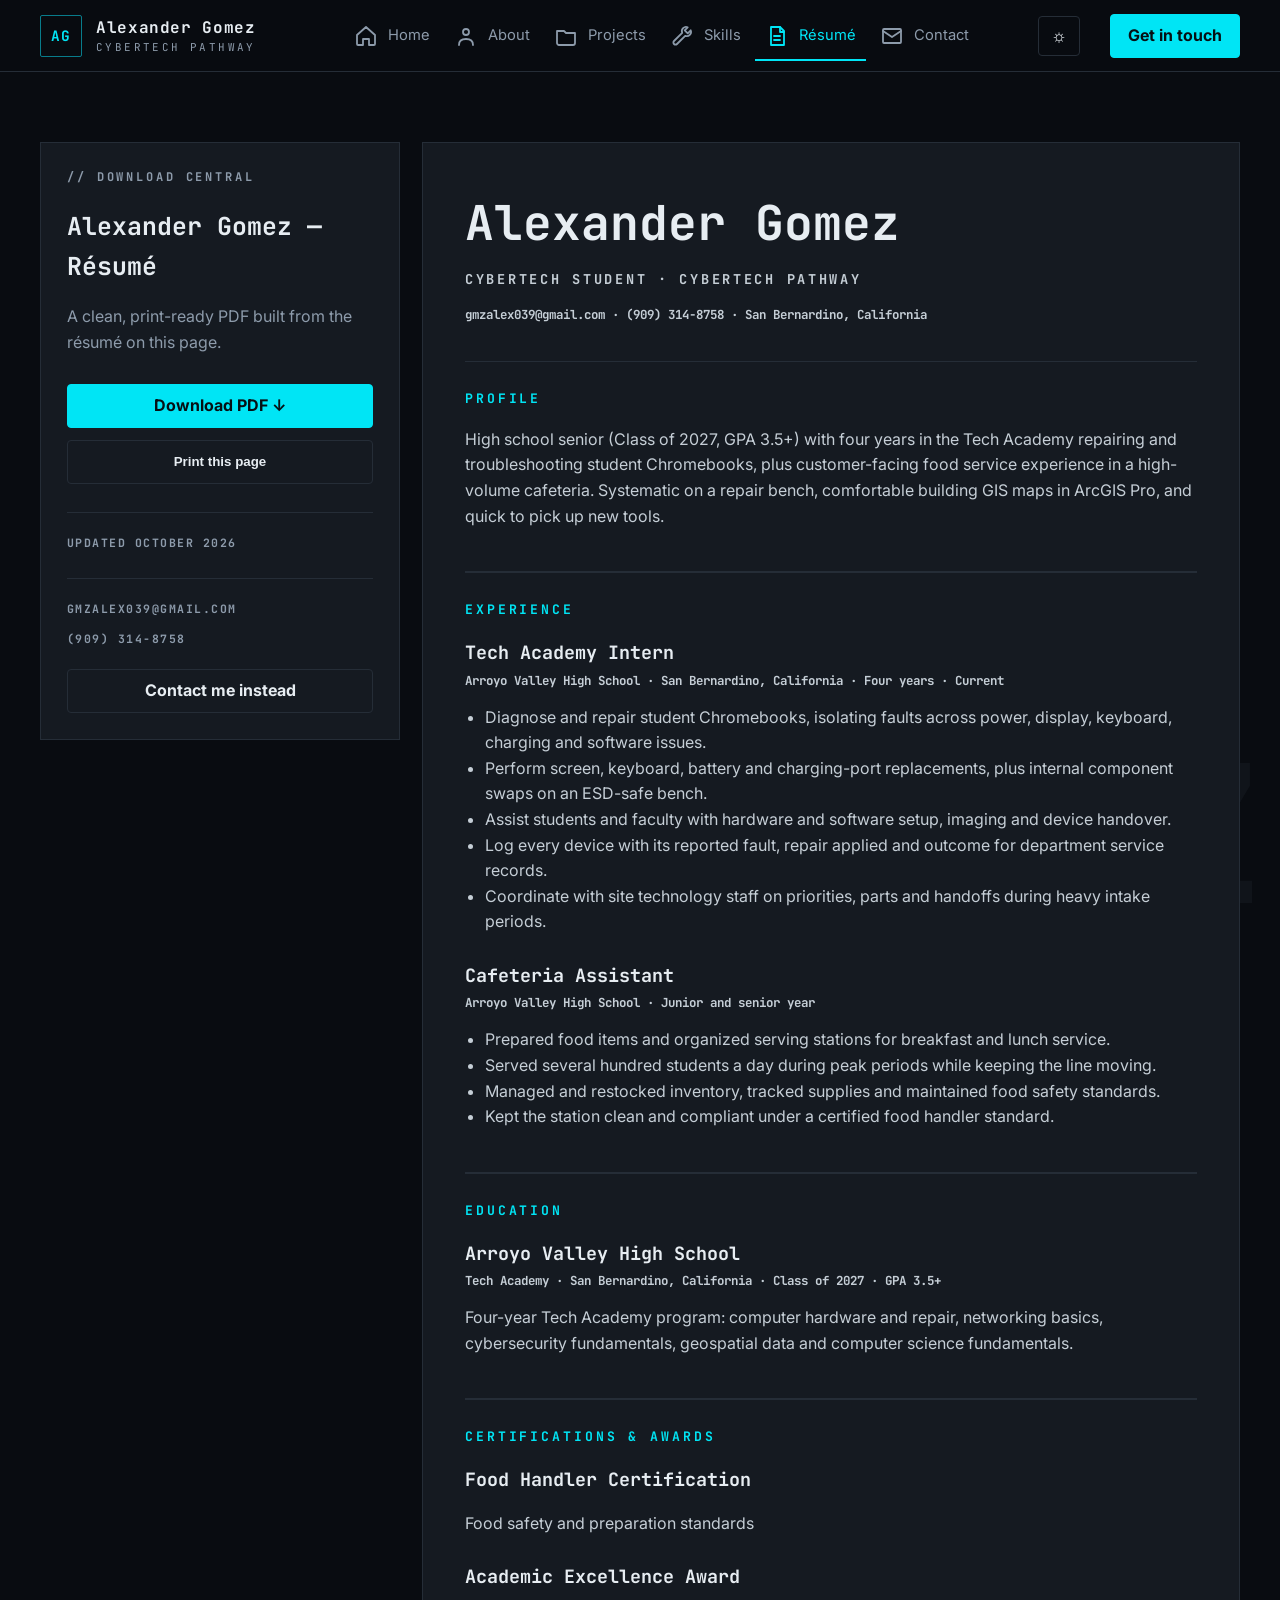
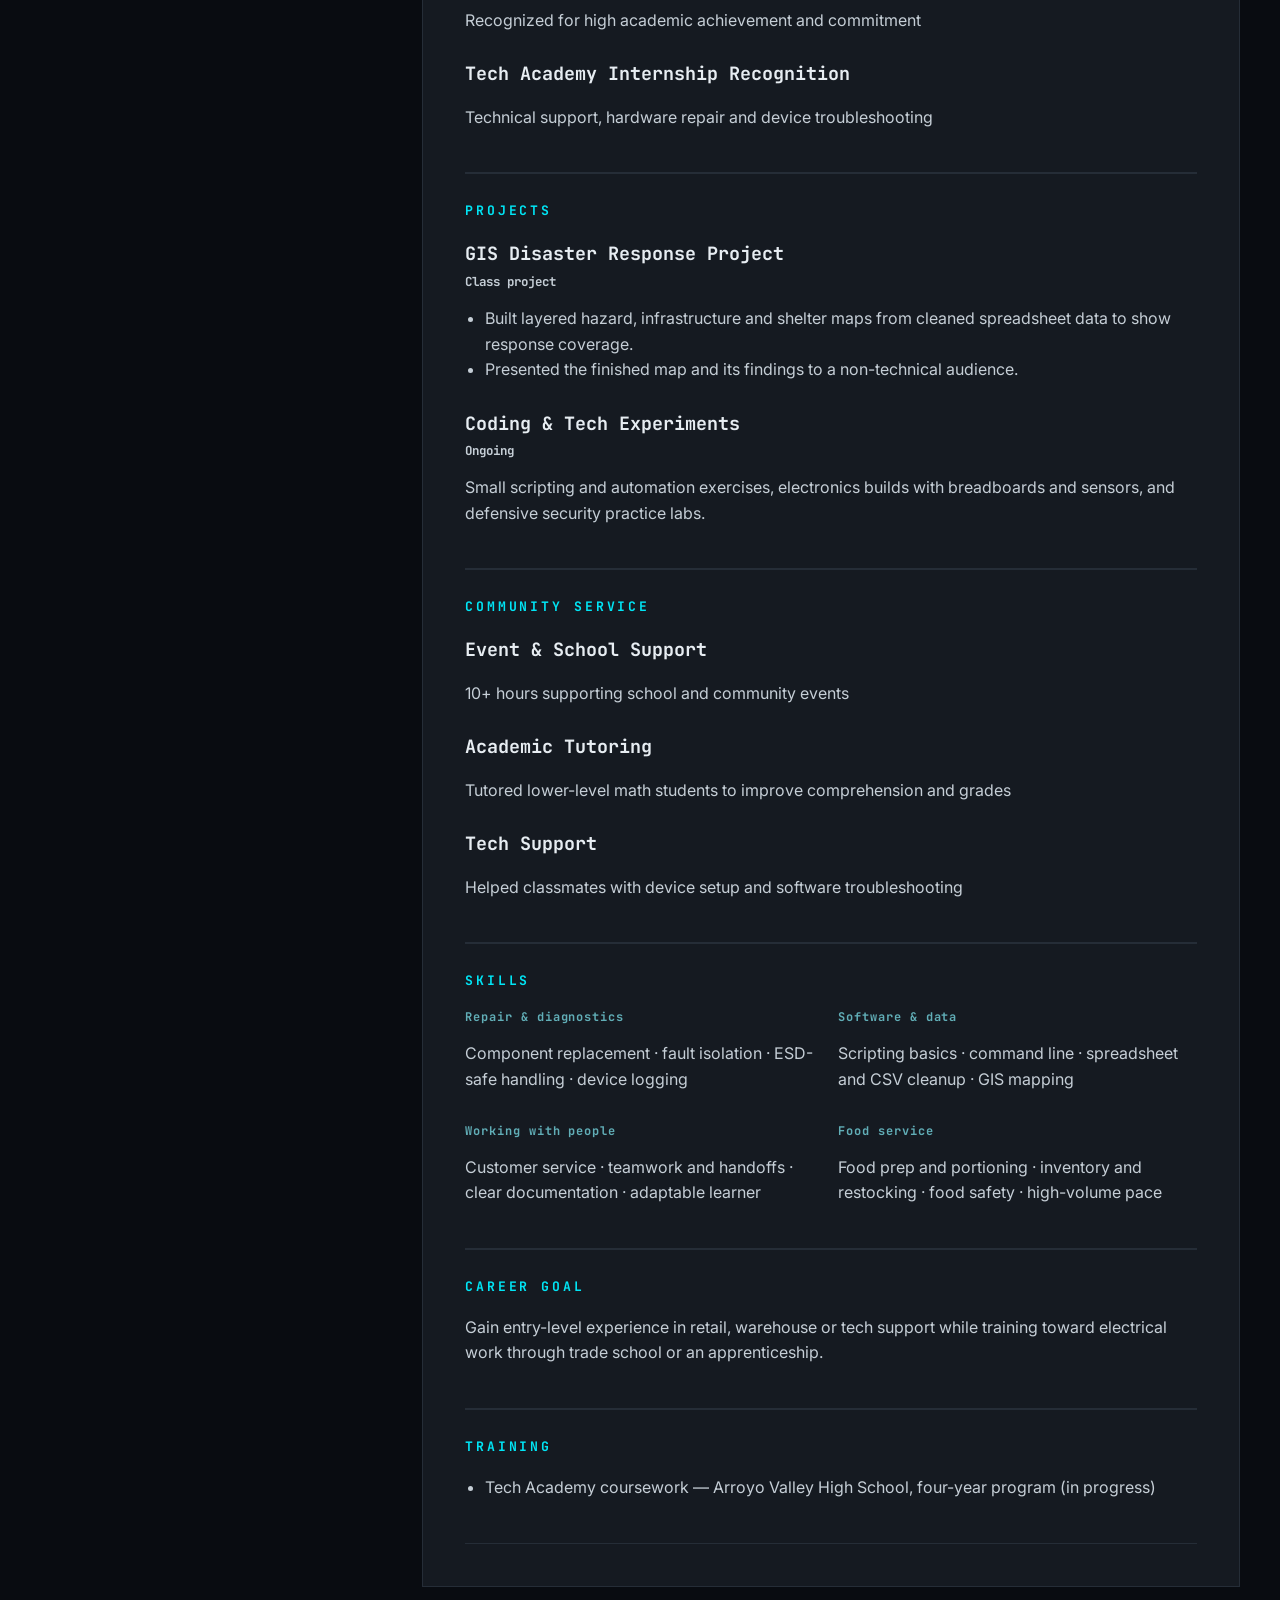
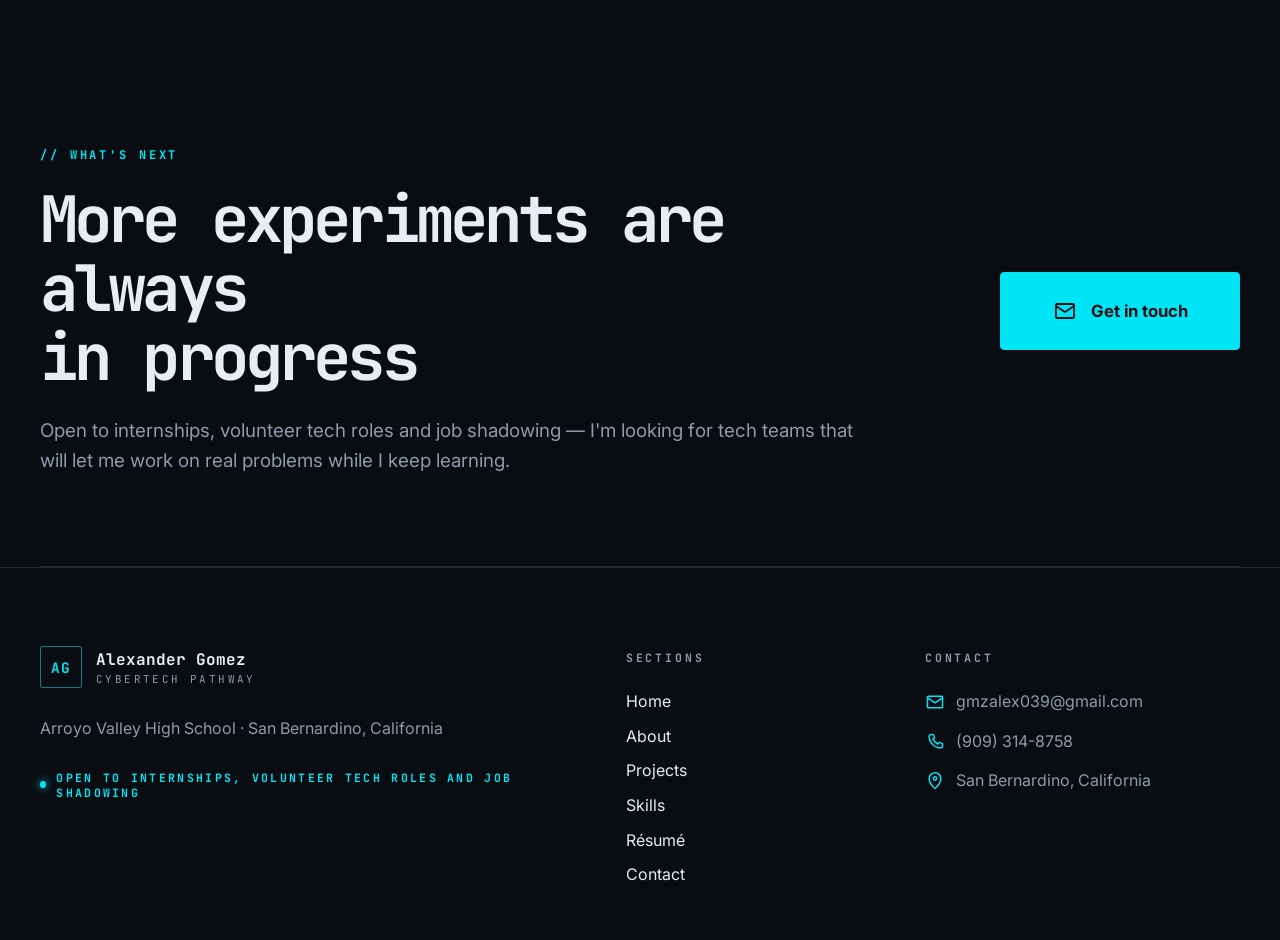
<file: resume.html>
<!doctype html>
<html lang="en">
<head>
<meta charset="utf-8">
<meta name="viewport" content="width=device-width, initial-scale=1">
<title>Résumé | Alexander Gomez</title>
<link rel="stylesheet" href="site.css">
<style>
.resume-layout{display:grid;grid-template-columns:360px minmax(0,1fr);gap:22px;padding:70px 0}
.resume-actions{position:sticky;top:98px;align-self:start}
.resume-actions h2,.resume-sheet h1,.resume-sheet h2,.resume-sheet h3{font-family:var(--mono)}
.resume-actions h2{margin:0 0 18px;font-size:1.55rem}
.resume-actions p{color:var(--muted)}
.resume-actions .button{width:100%;margin-top:12px}
.resume-meta{margin-top:28px;padding-top:22px;border-top:1px solid var(--line);color:var(--muted);font:700 .72rem var(--mono);letter-spacing:.13em;text-transform:uppercase}
.resume-sheet{padding:42px;border:1px solid var(--line);background:var(--panel)}
.resume-sheet h1{margin:0;color:var(--text);font-size:clamp(2rem,4vw,3rem)}
.resume-subtitle{margin:8px 0;color:var(--cyan);font:700 .85rem var(--mono);letter-spacing:.2em;text-transform:uppercase}
.resume-contact{margin:18px 0 38px;color:var(--muted);font:700 .78rem var(--mono)}
.resume-section{padding:26px 0;border-top:1px solid var(--line)}
.resume-section h2{margin:0 0 18px;color:var(--cyan);font-size:.82rem;letter-spacing:.22em;text-transform:uppercase}
.resume-section h3{margin:0 0 4px;font-size:1.15rem}
.resume-detail{margin:0 0 14px;color:var(--muted);font:700 .78rem var(--mono)}
.resume-sheet p,.resume-sheet li{color:#c5ced6}
.resume-sheet ul{padding-left:20px}
.resume-entry+.resume-entry{margin-top:26px}
.resume-skills{display:grid;grid-template-columns:repeat(2,minmax(0,1fr));gap:14px}
.resume-skills strong{display:block;color:var(--cyan-dim);font:700 .75rem var(--mono);letter-spacing:.08em}
@media(max-width:850px){.resume-layout{grid-template-columns:1fr;padding:48px 0}.resume-actions{position:static}.resume-sheet{padding:25px}}
@media(max-width:520px){.resume-skills{grid-template-columns:1fr}.resume-contact{line-height:2}}
@media print{.site-header,.resume-actions,footer{display:none!important}.resume-layout{display:block;padding:0}.resume-sheet{border:0}.resume-sheet a{color:inherit;text-decoration:none}body{background:#fff;color:#111}.resume-sheet p,.resume-sheet li{color:#222}}
</style>
</head>
<body>
<header class="site-header"><a class="brand" href="index.html"><span class="brand-mark">AG</span><span><span class="brand-name">Alexander Gomez</span><span class="brand-subtitle">CYBERTECH PATHWAY</span></span></a><nav class="main-nav"><a href="index.html"><svg viewBox="0 0 24 24" aria-hidden="true"><path d="m3 11 9-8 9 8v9a1 1 0 0 1-1 1h-5v-6H9v6H4a1 1 0 0 1-1-1Z"/></svg>Home</a><a href="about.html"><svg viewBox="0 0 24 24" aria-hidden="true"><circle cx="12" cy="8" r="3"/><path d="M5 21c0-4 3-6 7-6s7 2 7 6"/></svg>About</a><a href="projects.html"><svg viewBox="0 0 24 24" aria-hidden="true"><path d="M3 7h7l2 2h9v10a2 2 0 0 1-2 2H5a2 2 0 0 1-2-2Z"/></svg>Projects</a><a href="skills.html"><svg viewBox="0 0 24 24" aria-hidden="true"><path d="m14.7 6.3 3-3a4.2 4.2 0 0 0-5.5 5.5L4 17a2.1 2.1 0 1 0 3 3l8.2-8.2a4.2 4.2 0 0 0 5.5-5.5l-3 3-3-3Z"/></svg>Skills</a><a href="resume.html" aria-current="page"><svg viewBox="0 0 24 24" aria-hidden="true"><path d="M6 3h9l4 4v14H6Z"/><path d="M15 3v5h4M9 12h6M9 16h6"/></svg>Résumé</a><a href="contact.html"><svg viewBox="0 0 24 24" aria-hidden="true"><rect x="3" y="5" width="18" height="14" rx="1"/><path d="m3 7 9 6 9-6"/></svg>Contact</a></nav><button class="theme-toggle" id="themeToggle" type="button" aria-label="Switch to light mode">☼</button><a class="header-cta" href="contact.html">Get in touch</a></header>
<main class="wrap"><div class="resume-layout"><aside class="card resume-actions"><p class="section-kicker">// Download central</p><h2>Alexander Gomez — Résumé</h2><p>A clean, print-ready PDF built from the résumé on this page.</p><a class="button button-primary" href="resume.pdf" download>Download PDF ↓</a><button class="button" type="button" id="printResume">Print this page</button><p class="resume-meta">Updated October 2026</p><p class="resume-meta">gmzalex039@gmail.com<br><br>(909) 314-8758</p><a class="button" href="contact.html">Contact me instead</a></aside>
<article class="resume-sheet"><h1>Alexander Gomez</h1><p class="resume-subtitle">CyberTech Student · CyberTech Pathway</p><p class="resume-contact">gmzalex039@gmail.com · (909) 314-8758 · San Bernardino, California</p>
<section class="resume-section"><h2>Profile</h2><p>High school senior (Class of 2027, GPA 3.5+) with four years in the Tech Academy repairing and troubleshooting student Chromebooks, plus customer-facing food service experience in a high-volume cafeteria. Systematic on a repair bench, comfortable building GIS maps in ArcGIS Pro, and quick to pick up new tools.</p></section>
<section class="resume-section"><h2>Experience</h2><div class="resume-entry"><h3>Tech Academy Intern</h3><p class="resume-detail">Arroyo Valley High School · San Bernardino, California · Four years · Current</p><ul><li>Diagnose and repair student Chromebooks, isolating faults across power, display, keyboard, charging and software issues.</li><li>Perform screen, keyboard, battery and charging-port replacements, plus internal component swaps on an ESD-safe bench.</li><li>Assist students and faculty with hardware and software setup, imaging and device handover.</li><li>Log every device with its reported fault, repair applied and outcome for department service records.</li><li>Coordinate with site technology staff on priorities, parts and handoffs during heavy intake periods.</li></ul></div><div class="resume-entry"><h3>Cafeteria Assistant</h3><p class="resume-detail">Arroyo Valley High School · Junior and senior year</p><ul><li>Prepared food items and organized serving stations for breakfast and lunch service.</li><li>Served several hundred students a day during peak periods while keeping the line moving.</li><li>Managed and restocked inventory, tracked supplies and maintained food safety standards.</li><li>Kept the station clean and compliant under a certified food handler standard.</li></ul></div></section>
<section class="resume-section"><h2>Education</h2><h3>Arroyo Valley High School</h3><p class="resume-detail">Tech Academy · San Bernardino, California · Class of 2027 · GPA 3.5+</p><p>Four-year Tech Academy program: computer hardware and repair, networking basics, cybersecurity fundamentals, geospatial data and computer science fundamentals.</p></section>
<section class="resume-section"><h2>Certifications &amp; Awards</h2><div class="resume-entry"><h3>Food Handler Certification</h3><p>Food safety and preparation standards</p></div><div class="resume-entry"><h3>Academic Excellence Award</h3><p>Recognized for high academic achievement and commitment</p></div><div class="resume-entry"><h3>Tech Academy Internship Recognition</h3><p>Technical support, hardware repair and device troubleshooting</p></div></section>
<section class="resume-section"><h2>Projects</h2><div class="resume-entry"><h3>GIS Disaster Response Project</h3><p class="resume-detail">Class project</p><ul><li>Built layered hazard, infrastructure and shelter maps from cleaned spreadsheet data to show response coverage.</li><li>Presented the finished map and its findings to a non-technical audience.</li></ul></div><div class="resume-entry"><h3>Coding &amp; Tech Experiments</h3><p class="resume-detail">Ongoing</p><p>Small scripting and automation exercises, electronics builds with breadboards and sensors, and defensive security practice labs.</p></div></section>
<section class="resume-section"><h2>Community Service</h2><div class="resume-entry"><h3>Event &amp; School Support</h3><p>10+ hours supporting school and community events</p></div><div class="resume-entry"><h3>Academic Tutoring</h3><p>Tutored lower-level math students to improve comprehension and grades</p></div><div class="resume-entry"><h3>Tech Support</h3><p>Helped classmates with device setup and software troubleshooting</p></div></section>
<section class="resume-section"><h2>Skills</h2><div class="resume-skills"><div><strong>Repair &amp; diagnostics</strong><p>Component replacement · fault isolation · ESD-safe handling · device logging</p></div><div><strong>Software &amp; data</strong><p>Scripting basics · command line · spreadsheet and CSV cleanup · GIS mapping</p></div><div><strong>Working with people</strong><p>Customer service · teamwork and handoffs · clear documentation · adaptable learner</p></div><div><strong>Food service</strong><p>Food prep and portioning · inventory and restocking · food safety · high-volume pace</p></div></div></section>
<section class="resume-section"><h2>Career Goal</h2><p>Gain entry-level experience in retail, warehouse or tech support while training toward electrical work through trade school or an apprenticeship.</p></section>
<section class="resume-section"><h2>Training</h2><ul><li>Tech Academy coursework — Arroyo Valley High School, four-year program (in progress)</li></ul></section>
</article></div><section class="next summary-next"><div class="summary-next-inner"><div><p class="section-kicker">// What's next</p><h2>More experiments are always<br class="summary-break"> in progress</h2><p>Open to internships, volunteer tech roles and job shadowing — I'm looking for tech teams that will let me work on real problems while I keep learning.</p></div><a class="button button-primary summary-contact" href="contact.html"><svg viewBox="0 0 24 24" aria-hidden="true"><rect x="3" y="5" width="18" height="14" rx="1"/><path d="m3 7 9 6 9-6"/></svg>Get in touch</a></div></section></main>
<script>document.getElementById('printResume').addEventListener('click',()=>window.print());</script>
<script>
const themeButton = document.getElementById('themeToggle');
const setTheme = (light) => {
  document.body.classList.toggle('light', light);
  if (themeButton) {
    themeButton.textContent = light ? '☾' : '☼';
    themeButton.setAttribute('aria-label', light ? 'Switch to dark mode' : 'Switch to light mode');
  }
  localStorage.setItem('portfolio-theme', light ? 'light' : 'dark');
};
const savedTheme = localStorage.getItem('portfolio-theme');
setTheme(savedTheme === 'light');
if (themeButton) themeButton.addEventListener('click', () => setTheme(!document.body.classList.contains('light')));
const renderTargets = document.querySelectorAll('main section, .hero, .card, .work-card, .project-card, .resume-section, .next-box, .summary-next');
document.body.classList.add('render-ready');
renderTargets.forEach((element, index) => {
  element.classList.add('render-in');
  element.style.setProperty('--render-delay', `${Math.min(index * 45, 240)}ms`);
});
const renderObserver = new IntersectionObserver((entries, observer) => {
  entries.forEach((entry) => {
    if (entry.isIntersecting) {
      entry.target.classList.add('render-visible');
      observer.unobserve(entry.target);
    }
  });
}, { threshold: 0.08 });
renderTargets.forEach((element) => renderObserver.observe(element));
</script><footer class="site-footer"><div class="wrap site-footer-grid"><div class="footer-identity-block"><div class="footer-identity"><span class="brand-mark">AG</span><span><span class="footer-brand">Alexander Gomez</span><span class="brand-subtitle">CYBERTECH PATHWAY</span></span></div><p>Arroyo Valley High School · San Bernardino, California</p><p class="footer-availability"><span class="status-dot"></span>OPEN TO INTERNSHIPS, VOLUNTEER TECH ROLES AND JOB SHADOWING</p></div><div><p class="footer-heading">SECTIONS</p><div class="footer-links"><a href="index.html">Home</a><a href="about.html">About</a><a href="projects.html">Projects</a><a href="skills.html">Skills</a><a href="resume.html">Résumé</a><a href="contact.html">Contact</a></div></div><div><p class="footer-heading">CONTACT</p><div class="footer-contact"><a href="mailto:gmzalex039@gmail.com"><svg viewBox="0 0 24 24" aria-hidden="true"><rect x="3" y="5" width="18" height="14" rx="1"/><path d="m3 7 9 6 9-6"/></svg>gmzalex039@gmail.com</a><a href="tel:9093148758"><svg viewBox="0 0 24 24" aria-hidden="true"><path d="M7 3h3l1.5 4-2 1.5a15 15 0 0 0 6 6l1.5-2 4 1.5v3a2 2 0 0 1-2 2C11.3 19 5 12.7 5 5a2 2 0 0 1 2-2Z"/></svg>(909) 314-8758</a><span><svg viewBox="0 0 24 24" aria-hidden="true"><path d="M12 21s7-6.1 7-12a7 7 0 1 0-14 0c0 5.9 7 12 7 12Z"/><circle cx="12" cy="9" r="2"/></svg>San Bernardino, California</span></div></div></div></footer></body>
</html>
</file>
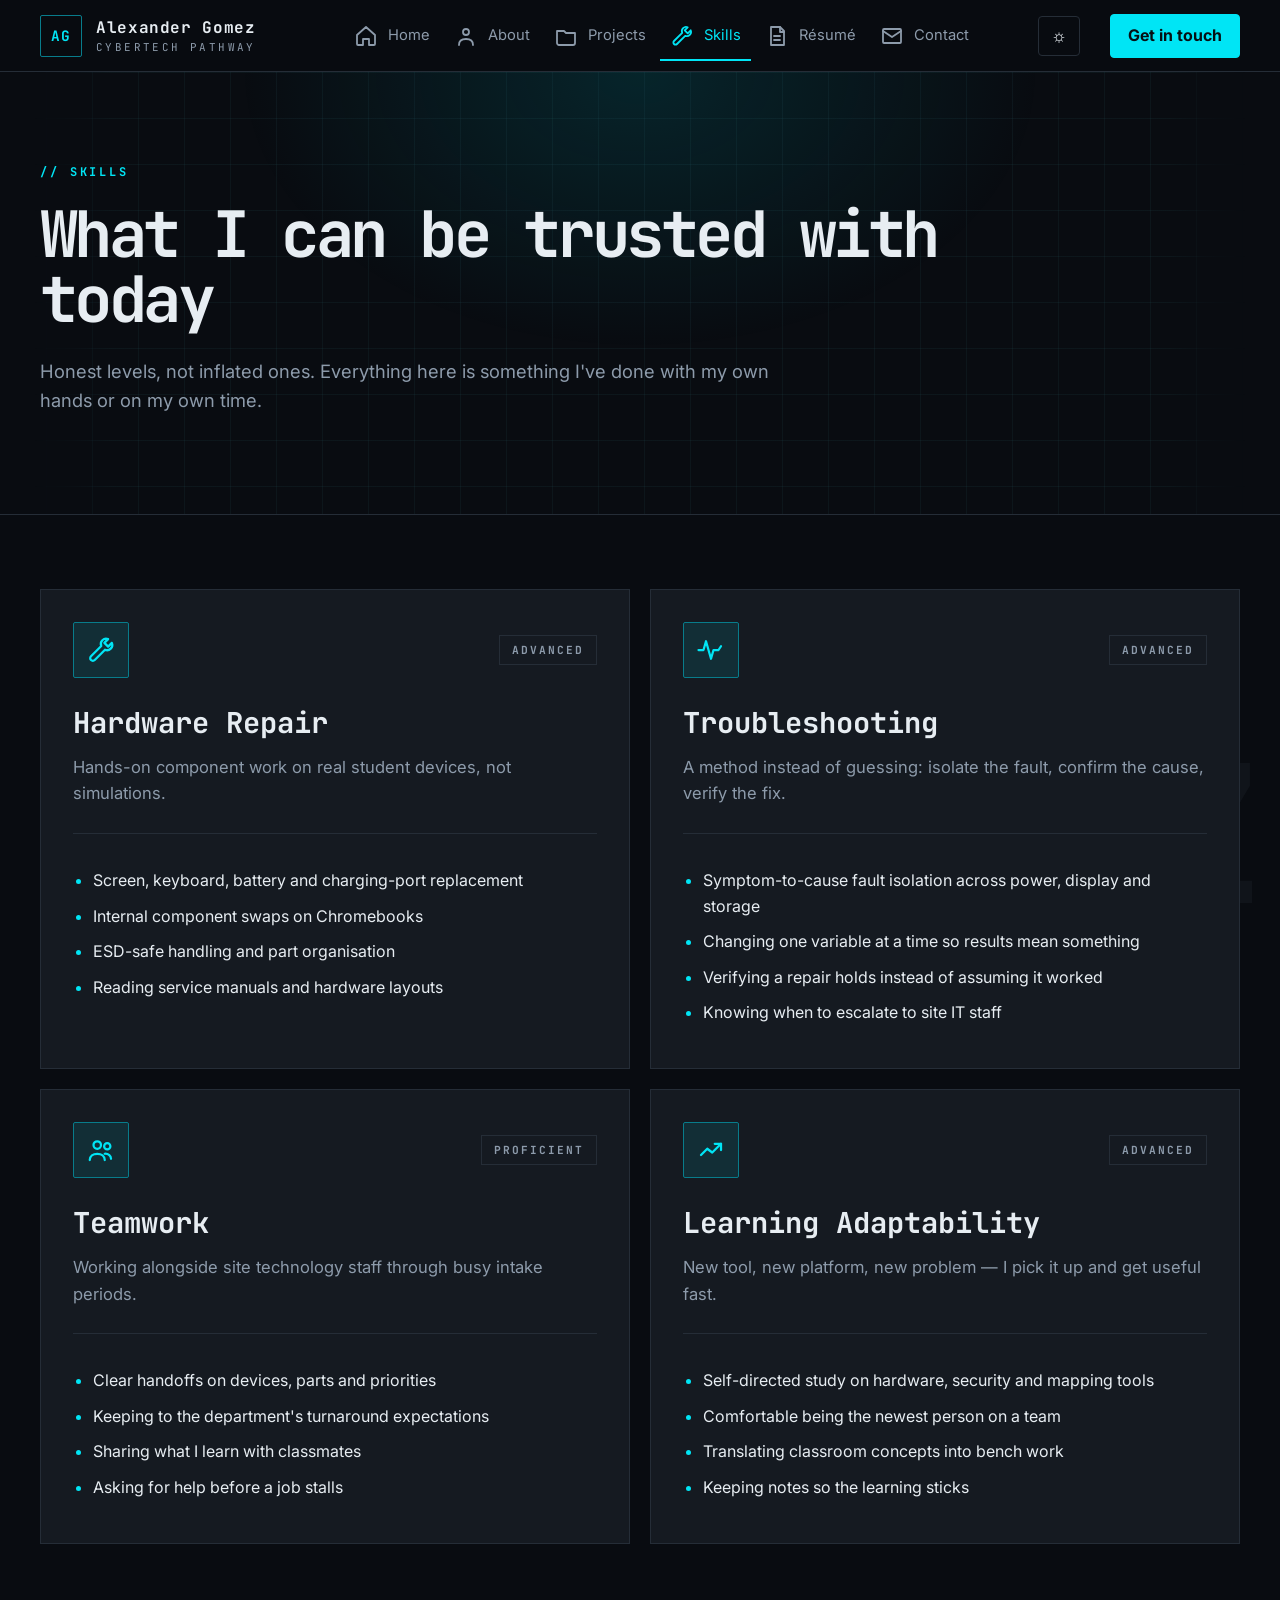
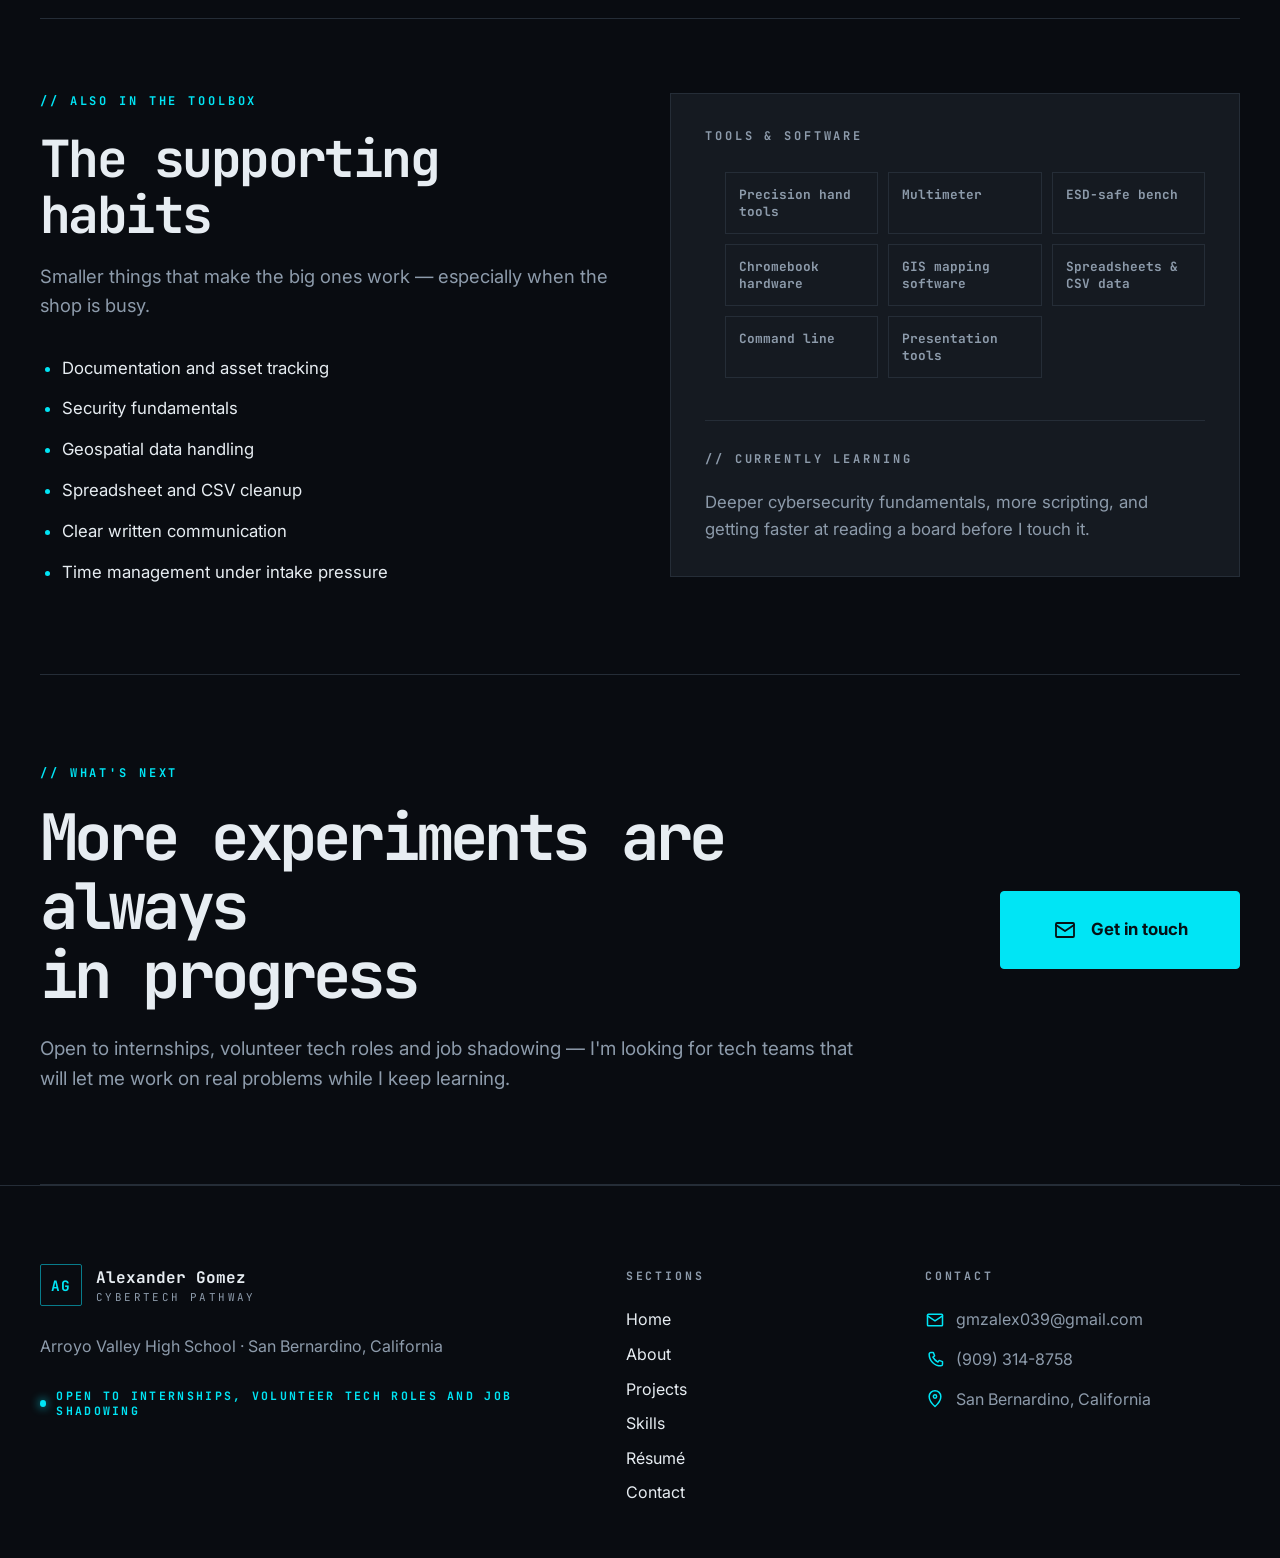
<file: skills.html>
<!doctype html>
<html lang="en">
<head>
  <meta charset="utf-8">
  <meta name="viewport" content="width=device-width,initial-scale=1">
  <title>Skills | Alexander Gomez</title>
  <link rel="stylesheet" href="site.css">
</head>
<body>
  <header class="site-header">
    <a class="brand" href="index.html"><span class="brand-mark">AG</span><span><span class="brand-name">Alexander Gomez</span><span class="brand-subtitle">CYBERTECH PATHWAY</span></span></a>
    <nav class="main-nav"><a href="index.html"><svg viewBox="0 0 24 24" aria-hidden="true"><path d="m3 11 9-8 9 8v9a1 1 0 0 1-1 1h-5v-6H9v6H4a1 1 0 0 1-1-1Z"/></svg>Home</a><a href="about.html"><svg viewBox="0 0 24 24" aria-hidden="true"><circle cx="12" cy="8" r="3"/><path d="M5 21c0-4 3-6 7-6s7 2 7 6"/></svg>About</a><a href="projects.html"><svg viewBox="0 0 24 24" aria-hidden="true"><path d="M3 7h7l2 2h9v10a2 2 0 0 1-2 2H5a2 2 0 0 1-2-2Z"/></svg>Projects</a><a href="skills.html" aria-current="page"><svg viewBox="0 0 24 24" aria-hidden="true"><path d="m14.7 6.3 3-3a4.2 4.2 0 0 0-5.5 5.5L4 17a2.1 2.1 0 1 0 3 3l8.2-8.2a4.2 4.2 0 0 0 5.5-5.5l-3 3-3-3Z"/></svg>Skills</a><a href="resume.html"><svg viewBox="0 0 24 24" aria-hidden="true"><path d="M6 3h9l4 4v14H6Z"/><path d="M15 3v5h4M9 12h6M9 16h6"/></svg>Résumé</a><a href="contact.html"><svg viewBox="0 0 24 24" aria-hidden="true"><rect x="3" y="5" width="18" height="14" rx="1"/><path d="m3 7 9 6 9-6"/></svg>Contact</a></nav>
    <button class="theme-toggle" id="themeToggle" type="button" aria-label="Switch to light mode">☼</button>
    <a class="header-cta" href="contact.html">Get in touch</a>
  </header>

  <main class="wrap skills-page">
    <header class="hero">
      <p class="eyebrow">// Skills</p>
      <h1>What I can be trusted with today</h1>
      <p class="lead">Honest levels, not inflated ones. Everything here is something I've done with my own hands or on my own time.</p>
    </header>

    <section class="skill-grid" aria-label="Core skills">
      <article class="skill-card card">
        <div class="skill-card-top"><span class="card-icon" aria-hidden="true"><svg viewBox="0 0 24 24"><path d="m14.7 6.3 3-3a4.2 4.2 0 0 0-5.5 5.5L4 17a2.1 2.1 0 1 0 3 3l8.2-8.2a4.2 4.2 0 0 0 5.5-5.5l-3 3-3-3Z"/></svg></span><span class="skill-level">Advanced</span></div>
        <h2>Hardware Repair</h2>
        <p>Hands-on component work on real student devices, not simulations.</p>
        <ul><li>Screen, keyboard, battery and charging-port replacement</li><li>Internal component swaps on Chromebooks</li><li>ESD-safe handling and part organisation</li><li>Reading service manuals and hardware layouts</li></ul>
      </article>
      <article class="skill-card card">
        <div class="skill-card-top"><span class="card-icon" aria-hidden="true"><svg viewBox="0 0 24 24"><path d="M2 12h4l2-7 4 14 2-7h4l2-3"/></svg></span><span class="skill-level">Advanced</span></div>
        <h2>Troubleshooting</h2>
        <p>A method instead of guessing: isolate the fault, confirm the cause, verify the fix.</p>
        <ul><li>Symptom-to-cause fault isolation across power, display and storage</li><li>Changing one variable at a time so results mean something</li><li>Verifying a repair holds instead of assuming it worked</li><li>Knowing when to escalate to site IT staff</li></ul>
      </article>
      <article class="skill-card card">
        <div class="skill-card-top"><span class="card-icon" aria-hidden="true"><svg viewBox="0 0 24 24"><circle cx="9" cy="8" r="3"/><circle cx="17" cy="9" r="2.5"/><path d="M3 20c0-3.3 2.7-5 6-5s6 1.7 6 5M15 15c3.1-.1 5 1.6 5 4"/></svg></span><span class="skill-level">Proficient</span></div>
        <h2>Teamwork</h2>
        <p>Working alongside site technology staff through busy intake periods.</p>
        <ul><li>Clear handoffs on devices, parts and priorities</li><li>Keeping to the department's turnaround expectations</li><li>Sharing what I learn with classmates</li><li>Asking for help before a job stalls</li></ul>
      </article>
      <article class="skill-card card">
        <div class="skill-card-top"><span class="card-icon" aria-hidden="true"><svg viewBox="0 0 24 24"><path d="M4 16 9 11l4 3 7-7"/><path d="M15 7h5v5"/></svg></span><span class="skill-level">Advanced</span></div>
        <h2>Learning Adaptability</h2>
        <p>New tool, new platform, new problem — I pick it up and get useful fast.</p>
        <ul><li>Self-directed study on hardware, security and mapping tools</li><li>Comfortable being the newest person on a team</li><li>Translating classroom concepts into bench work</li><li>Keeping notes so the learning sticks</li></ul>
      </article>
    </section>

    <section class="toolbox-section">
      <div class="toolbox-copy">
        <p class="section-kicker">// Also in the toolbox</p>
        <h2>The supporting habits</h2>
        <p>Smaller things that make the big ones work — especially when the shop is busy.</p>
        <ul class="habit-list"><li>Documentation and asset tracking</li><li>Security fundamentals</li><li>Geospatial data handling</li><li>Spreadsheet and CSV cleanup</li><li>Clear written communication</li><li>Time management under intake pressure</li></ul>
      </div>
      <aside class="tools-panel card">
        <p class="section-kicker">Tools &amp; software</p>
        <ul class="tool-list"><li>Precision hand tools</li><li>Multimeter</li><li>ESD-safe bench</li><li>Chromebook hardware</li><li>GIS mapping software</li><li>Spreadsheets &amp; CSV data</li><li>Command line</li><li>Presentation tools</li></ul>
        <div class="learning-note"><p class="section-kicker">// Currently learning</p><p>Deeper cybersecurity fundamentals, more scripting, and getting faster at reading a board before I touch it.</p></div>
      </aside>
    </section>

    
  <section class="next summary-next"><div class="summary-next-inner"><div><p class="section-kicker">// What's next</p><h2>More experiments are always<br class="summary-break"> in progress</h2><p>Open to internships, volunteer tech roles and job shadowing — I'm looking for tech teams that will let me work on real problems while I keep learning.</p></div><a class="button button-primary summary-contact" href="contact.html"><svg viewBox="0 0 24 24" aria-hidden="true"><rect x="3" y="5" width="18" height="14" rx="1"/><path d="m3 7 9 6 9-6"/></svg>Get in touch</a></div></section></main>

  
  <script>
    const themeButton = document.getElementById('themeToggle');
    const setTheme = (light) => {
      document.body.classList.toggle('light', light);
      if (themeButton) {
        themeButton.textContent = light ? '☾' : '☼';
        themeButton.setAttribute('aria-label', light ? 'Switch to dark mode' : 'Switch to light mode');
      }
      localStorage.setItem('portfolio-theme', light ? 'light' : 'dark');
    };
    setTheme(localStorage.getItem('portfolio-theme') === 'light');
    if (themeButton) themeButton.addEventListener('click', () => setTheme(!document.body.classList.contains('light')));
    const renderTargets = document.querySelectorAll('main section, .hero, .card, .work-card, .project-card, .resume-section, .next-box, .summary-next');
    document.body.classList.add('render-ready');
    renderTargets.forEach((element, index) => {
      element.classList.add('render-in');
      element.style.setProperty('--render-delay', `${Math.min(index * 45, 240)}ms`);
    });
    const renderObserver = new IntersectionObserver((entries, observer) => {
      entries.forEach((entry) => {
        if (entry.isIntersecting) {
          entry.target.classList.add('render-visible');
          observer.unobserve(entry.target);
        }
      });
    }, { threshold: 0.08 });
    renderTargets.forEach((element) => renderObserver.observe(element));
  </script>
<footer class="site-footer"><div class="wrap site-footer-grid"><div class="footer-identity-block"><div class="footer-identity"><span class="brand-mark">AG</span><span><span class="footer-brand">Alexander Gomez</span><span class="brand-subtitle">CYBERTECH PATHWAY</span></span></div><p>Arroyo Valley High School · San Bernardino, California</p><p class="footer-availability"><span class="status-dot"></span>OPEN TO INTERNSHIPS, VOLUNTEER TECH ROLES AND JOB SHADOWING</p></div><div><p class="footer-heading">SECTIONS</p><div class="footer-links"><a href="index.html">Home</a><a href="about.html">About</a><a href="projects.html">Projects</a><a href="skills.html">Skills</a><a href="resume.html">Résumé</a><a href="contact.html">Contact</a></div></div><div><p class="footer-heading">CONTACT</p><div class="footer-contact"><a href="mailto:gmzalex039@gmail.com"><svg viewBox="0 0 24 24" aria-hidden="true"><rect x="3" y="5" width="18" height="14" rx="1"/><path d="m3 7 9 6 9-6"/></svg>gmzalex039@gmail.com</a><a href="tel:9093148758"><svg viewBox="0 0 24 24" aria-hidden="true"><path d="M7 3h3l1.5 4-2 1.5a15 15 0 0 0 6 6l1.5-2 4 1.5v3a2 2 0 0 1-2 2C11.3 19 5 12.7 5 5a2 2 0 0 1 2-2Z"/></svg>(909) 314-8758</a><span><svg viewBox="0 0 24 24" aria-hidden="true"><path d="M12 21s7-6.1 7-12a7 7 0 1 0-14 0c0 5.9 7 12 7 12Z"/><circle cx="12" cy="9" r="2"/></svg>San Bernardino, California</span></div></div></div></footer></body>
</html>
</file>
<file: site.css>
@import url("https://fonts.googleapis.com/css2?family=Inter:wght@400;500;600;700&family=JetBrains+Mono:wght@400;500;600;700&display=swap");:root{--bg:#090c11;--panel:#151a21;--line:#252d37;--cyan:#00e5f5;--cyan-dim:#61aeb7;--available:#9fe8ee;--text:#e7edf2;--muted:#8d9bab;--mono:"JetBrains Mono","Courier New",monospace;--sans:Inter,ui-sans-serif,system-ui,sans-serif}
*{box-sizing:border-box}html{scroll-behavior:smooth}body{margin:0;background:var(--bg);color:var(--text);font:16px/1.6 var(--sans)}body.home{background:linear-gradient(rgba(67,151,164,.075) 1px,transparent 1px),linear-gradient(90deg,rgba(67,151,164,.075) 1px,transparent 1px),radial-gradient(ellipse at 50% 0,rgba(0,111,121,.25),transparent 44%),var(--bg);background-size:46px 46px,46px 46px,100% 100%,100% 100%}body::after{content:"GOMEZ";position:fixed;right:1vw;bottom:-2vw;z-index:0;color:rgba(130,150,165,.06);font:700 clamp(5rem,15vw,13rem)/1 var(--mono);pointer-events:none}a{color:inherit}.wrap{width:min(1200px,calc(100% - 36px));margin:0 auto}.site-header{position:sticky;top:0;z-index:20;display:flex;align-items:center;gap:30px;min-height:72px;padding:10px max(18px,calc((100% - 1200px)/2));background:rgba(9,12,17,.95);border-bottom:1px solid var(--line);backdrop-filter:blur(14px)}.brand{display:flex;align-items:center;gap:14px;min-width:245px;text-decoration:none}.brand-mark{display:grid;width:42px;height:42px;place-items:center;border:1px solid #087c8b;border-radius:2px;color:var(--cyan);font:700 .9rem var(--mono);letter-spacing:.1em}.brand-name{display:block;font:700 1rem var(--mono);letter-spacing:.04em}.brand-subtitle{display:block;margin-top:2px;color:var(--muted);font:.68rem var(--mono);letter-spacing:.22em}.main-nav{display:flex;flex:1;justify-content:center;gap:4px}.main-nav a{padding:13px 10px 11px;border-bottom:2px solid transparent;color:var(--muted);font-size:.92rem;text-decoration:none}.main-nav a:hover,.main-nav a[aria-current=page]{color:var(--cyan);border-color:var(--cyan)}.header-actions{display:flex;gap:9px}.header-cta,.button{display:inline-flex;align-items:center;justify-content:center;min-height:44px;padding:0 17px;border:1px solid var(--line);border-radius:4px;background:transparent;color:var(--text);text-decoration:none;font-weight:700;cursor:pointer}.header-cta,.button-primary{border-color:var(--cyan);background:var(--cyan);color:#061014}.header-cta:hover,.button-primary:hover{background:#7af4fb}.hero{padding:92px 0 80px;border-bottom:1px solid var(--line)}.eyebrow,.section-kicker{margin:0 0 22px;color:var(--cyan);font:700 .75rem var(--mono);letter-spacing:.24em;text-transform:uppercase}.hero h1{max-width:900px;margin:0 0 24px;font:700 clamp(2.8rem,6.5vw,5.2rem)/1.02 var(--mono);letter-spacing:-.06em}.hero h1 span{color:#8b98a8}.lead{max-width:780px;color:var(--muted);font-size:1.15rem}.hero-actions{display:flex;flex-wrap:wrap;gap:12px;margin-top:30px}section{padding:74px 0;border-bottom:1px solid var(--line)}.section-heading{max-width:800px;margin-bottom:38px}.section-heading h2{margin:0 0 14px;font:700 clamp(1.9rem,4vw,3rem)/1.1 var(--mono);letter-spacing:-.04em}.section-heading p{margin:0;color:var(--muted)}.cards{display:grid;grid-template-columns:repeat(3,minmax(0,1fr));gap:20px}.card{padding:26px;border:1px solid var(--line);background:var(--panel)}.card:hover{border-color:#3a5660}.card h3{margin:0 0 10px;font:700 1.25rem var(--mono)}.card p,.card li{color:var(--muted)}.card ul{padding-left:20px}.card-icon{margin-bottom:20px;color:var(--cyan);font:700 1.5rem var(--mono)}.card img{width:100%;height:130px;object-fit:cover;margin-top:16px;border:1px solid var(--line)}.directory{display:grid;grid-template-columns:repeat(3,minmax(0,1fr));gap:20px}.directory .card{min-height:205px}.directory-number{color:var(--cyan);font:700 .8rem var(--mono);letter-spacing:.16em}.directory a{display:inline-block;margin-top:18px;color:var(--cyan);font:700 .85rem var(--mono);text-decoration:none}.work-card{display:grid;grid-template-columns:minmax(230px,.7fr) 1.3fr;gap:25px;padding:20px;border:1px solid var(--line);background:var(--panel)}.work-card+.work-card{margin-top:18px}.work-card img{width:100%;height:220px;object-fit:cover;border:1px solid var(--line)}.work-card h3{font:700 1.3rem var(--mono)}.work-card p,.work-card li{color:var(--muted)}.tags{display:flex;flex-wrap:wrap;gap:8px;margin-top:18px}.tag{padding:4px 8px;border:1px solid var(--line);color:var(--cyan-dim);font:700 .7rem var(--mono)}.tool-list{display:grid;grid-template-columns:repeat(4,1fr);gap:10px;padding:0;list-style:none}.tool-list li{padding:13px;border:1px solid var(--line);color:var(--muted);font:700 .8rem var(--mono)}.tool-tag{min-height:48px;padding:10px 12px;border:1px solid #347f8a;border-radius:4px;background:rgba(52,127,138,.16);color:#9fe8ee;font:700 .78rem var(--mono);text-align:left;cursor:pointer;transition:background .2s,border-color .2s,box-shadow .2s,color .2s,transform .2s}.tool-tag:hover,.tool-tag:focus-visible,.tool-tag.selected{border-color:var(--cyan);background:rgba(0,229,245,.2);box-shadow:0 0 16px rgba(0,229,245,.3);color:#d8fdff;outline:0;transform:translateY(-2px)}.next{padding:70px 0}.next-box{padding:30px;border:1px solid var(--line);background:var(--panel)}.next-box h2{margin:0 0 12px;font:700 2rem var(--mono)}footer{padding:60px 0 30px;border-top:1px solid var(--line);color:var(--muted);text-align:center}.footer-brand{color:var(--text);font:700 1rem var(--mono)}.footer-links{display:flex;flex-wrap:wrap;justify-content:center;gap:10px 22px;margin:22px 0}.footer-links a{color:var(--cyan);text-decoration:none}.footer-contact{display:flex;flex-wrap:wrap;justify-content:center;gap:10px 22px}.footer-contact a{color:var(--cyan)}
@media(max-width:980px){.site-header{flex-wrap:wrap;gap:8px 18px}.brand{min-width:220px}.main-nav{order:3;flex-basis:100%;overflow-x:auto;justify-content:flex-start}.cards,.directory{grid-template-columns:repeat(2,minmax(0,1fr))}.tool-list{grid-template-columns:repeat(2,1fr)}}@media(max-width:620px){.wrap{width:calc(100% - 28px)}.site-header{padding:9px 14px}.brand{min-width:0;flex:1}.brand-name{font-size:.84rem}.brand-subtitle{font-size:.58rem}.header-cta{padding:0 10px;font-size:.75rem}.main-nav a{padding:9px 8px;font-size:.78rem}.hero{padding:60px 0}.hero h1{font-size:clamp(3rem,16vw,5rem)}section{padding:58px 0}.cards,.directory,.work-card{grid-template-columns:1fr}.tool-list{grid-template-columns:1fr}.work-card img{height:190px}}
.hero-layout{display:grid;grid-template-columns:minmax(0,1fr) minmax(360px,40%);gap:56px;align-items:center}.hero-copy{min-width:0}.hero-status{overflow:hidden;border:1px solid var(--line);border-radius:5px;background:rgba(21,26,33,.94)}.hero-status-head,.hero-status-row{display:flex;align-items:center;justify-content:space-between;padding:18px 24px;border-bottom:1px solid var(--line)}.hero-status-head{color:var(--muted);font:700 .82rem var(--mono);letter-spacing:.22em}.hero-status-head strong{display:flex;align-items:center;gap:10px;font-weight:400}.status-wave{width:24px;height:24px;color:var(--cyan);fill:none;stroke:currentColor;stroke-linecap:round;stroke-linejoin:round;stroke-width:1.8}.hero-status-row span:first-child{color:var(--muted);font:700 .78rem var(--mono);letter-spacing:.2em;text-transform:uppercase}.hero-status-row span:last-child{color:#c8d0d8;font:700 1rem var(--mono);text-align:right}.hero-status-row .available,.hero-live{color:var(--cyan)}.hero-status-foot{padding:18px 24px;color:#73808e;font:700 .72rem var(--mono);letter-spacing:.18em}.hero-status .status-dot{display:inline-block;margin-right:8px}.hero-actions .live-status{flex-basis:100%}@media(max-width:980px){.hero-layout{grid-template-columns:1fr}.hero-status{max-width:680px}.hero-actions .live-status{flex-basis:auto}}@media(max-width:620px){.hero-status-row{align-items:flex-start;gap:18px}.hero-status-row span:last-child{max-width:62%;font-size:.82rem}}
.hero-status-row span.available{color:var(--cyan);font:700 .75rem var(--mono);letter-spacing:.18em;text-transform:uppercase;text-shadow:0 0 12px rgba(0,229,245,.3)}.hero-status-row .available{color:var(--cyan);font:700 .75rem var(--mono);letter-spacing:.18em;text-transform:uppercase;text-shadow:0 0 12px rgba(0,229,245,.3)}.hero-live{display:flex;align-items:center;gap:9px;color:var(--muted)}.hero-status-foot{padding:18px 24px;color:#73808e;font:700 .72rem var(--mono);letter-spacing:.18em}.hero-status .status-dot{display:inline-block;margin-right:8px}.hero-actions .live-status{flex-basis:100%}@media(max-width:980px){.hero-layout{grid-template-columns:1fr}.hero-status{max-width:680px}.hero-actions .live-status{flex-basis:auto}}@media(max-width:620px){.hero-status-row{align-items:flex-start;gap:18px}.hero-status-row span:last-child{max-width:62%;font-size:.82rem}}

.live-status{display:flex;align-items:center;gap:9px;margin-top:28px;color:var(--muted);font:700 .75rem var(--mono);letter-spacing:.18em}.status-dot{width:7px;height:7px;border-radius:50%;background:var(--cyan);box-shadow:0 0 10px var(--cyan);animation:livePulse 1.8s ease-in-out infinite}@keyframes livePulse{0%,100%{opacity:.35;box-shadow:0 0 3px var(--cyan)}50%{opacity:1;box-shadow:0 0 13px var(--cyan)}}
.hero-layout{grid-template-columns:minmax(0,1fr) minmax(0,1fr);gap:48px;align-items:start}
.hero-copy{grid-column:1;grid-row:1;align-self:start}
.hero-status{grid-column:2;grid-row:1;align-self:start}
 h1,h2,h3,.brand-name,.brand-subtitle,.eyebrow,.section-kicker,.directory-number,.tag,.tool-list li,.hero-status,.live-status{font-family:var(--mono)}
.hero h1{font-size:clamp(2.35rem,5vw,4.2rem)}
.hero h1,.section-heading h2,.card h3,.work-card h3{font-weight:700;letter-spacing:-.055em}
.hero-status{justify-self:end;width:100%;max-width:520px;margin-top:4px}
@media(max-width:980px){.hero-layout{grid-template-columns:1fr}.hero-copy,.hero-status{grid-column:1;grid-row:auto}.hero-status{justify-self:start}}
.theme-toggle{display:inline-flex;align-items:center;justify-content:center;width:42px;height:40px;border:1px solid var(--line);border-radius:4px;background:transparent;color:var(--text);font:600 1.15rem var(--mono);cursor:pointer;transition:border-color .2s,color .2s,background .2s}.theme-toggle:hover,.theme-toggle:focus-visible{border-color:var(--cyan);color:var(--cyan);outline:0}
body.light{--bg:#edf3f5;--panel:#fff;--line:#c8d6db;--cyan:#007f8f;--cyan-dim:#28717b;--available:#006d7b;--text:#14232a;--muted:#52666e;background:var(--bg)}body.home.light{background:linear-gradient(rgba(0,127,143,.09) 1px,transparent 1px),linear-gradient(90deg,rgba(0,127,143,.09) 1px,transparent 1px),radial-gradient(ellipse at 50% 0,rgba(0,173,184,.16),transparent 44%),var(--bg);background-size:46px 46px,46px 46px,100% 100%,100% 100%}body.light .site-header{background:rgba(237,243,245,.94)}body.light .hero-status{background:rgba(255,255,255,.92)}body.light .hero h1 span{color:#60757e}body.light::after{color:rgba(60,90,100,.08)}
body.render-ready .render-in{opacity:0;transform:translateY(14px);transition:opacity .42s ease var(--render-delay,0ms),transform .42s ease var(--render-delay,0ms)}body.render-ready .render-in.render-visible{opacity:1;transform:none}@media(prefers-reduced-motion:reduce){body.render-ready .render-in{opacity:1;transform:none;transition:none}}
.skill-grid{display:grid;grid-template-columns:repeat(2,minmax(0,1fr));gap:20px}.skill-card{min-height:100%;padding:32px}.skill-card-top{display:flex;align-items:center;justify-content:space-between;margin-bottom:26px}.skill-level{padding:7px 12px;border:1px solid var(--line);color:var(--muted);font:700 .7rem var(--mono);letter-spacing:.18em;text-transform:uppercase}.skill-card h2{margin:0 0 12px;font:700 clamp(1.35rem,2.4vw,1.8rem) var(--mono)}.skill-card p{min-height:52px;margin:0;color:var(--muted);font-size:1.04rem}.skill-card ul{margin:26px 0 0;padding:24px 0 0 20px;border-top:1px solid var(--line)}.skill-card li,.habit-list li{margin:10px 0;color:var(--text)}.skill-card li::marker,.habit-list li::marker{color:var(--cyan)}.toolbox-section{display:grid;grid-template-columns:1fr 1fr;gap:60px;align-items:start}.toolbox-copy h2{margin:0 0 18px;font:700 clamp(2.2rem,4vw,3.2rem)/1.1 var(--mono);letter-spacing:-.05em}.toolbox-copy>p:not(.section-kicker){max-width:620px;color:var(--muted);font-size:1.15rem}.habit-list{margin:34px 0 0;padding-left:22px}.habit-list li{margin:14px 0;font-size:1.05rem}.tools-panel{padding:34px}.tools-panel .tool-list{grid-template-columns:repeat(3,minmax(0,1fr));margin:28px 0 0}.learning-note{margin-top:42px;padding-top:30px;border-top:1px solid var(--line)}.learning-note p:last-child{margin:0;color:var(--muted);font-size:1.05rem}@media(max-width:980px){.toolbox-section{grid-template-columns:1fr;gap:36px}}@media(max-width:620px){.skill-grid{grid-template-columns:1fr}.skill-card{padding:24px}.tools-panel{padding:24px}.tools-panel .tool-list{grid-template-columns:repeat(2,minmax(0,1fr))}}
.card-icon{display:grid;width:56px;height:56px;place-items:center;margin:0;color:var(--cyan);border:1px solid #087c8b;border-radius:2px;background:rgba(0,190,205,.12)}.card-icon svg{width:30px;height:30px;fill:none;stroke:currentColor;stroke-linecap:round;stroke-linejoin:round;stroke-width:1.8}.skills-next{padding:74px 0}.skills-next-box{display:flex;align-items:center;justify-content:space-between;gap:36px;padding:42px;border:1px solid var(--line);border-radius:5px;background:var(--panel)}.skills-next h2{margin:0 0 18px;font:700 clamp(2.2rem,4vw,3.4rem)/1.1 var(--mono);letter-spacing:-.05em}.skills-next p{max-width:760px;margin:0;color:var(--muted);font-size:1.15rem}.skills-next-actions{display:flex;flex-shrink:0;gap:24px}.skills-next-actions .button{gap:30px;min-width:144px}.skills-next-actions .button-primary{min-width:154px;justify-content:space-between}.skills-next-actions .button-primary span{font-size:1.8rem;line-height:1}.skills-footer{padding:74px 0 42px;text-align:left}.skills-footer-grid{display:grid;grid-template-columns:1.8fr .8fr 1.1fr;gap:70px}.skills-footer-identity>p{margin:28px 0 0;color:var(--muted)}.footer-identity{display:flex;align-items:center;gap:14px}.footer-identity .brand-mark{flex-shrink:0}.footer-brand{display:block}.footer-heading{margin:4px 0 24px;color:var(--muted);font:700 .72rem var(--mono);letter-spacing:.25em}.skills-footer .footer-links{display:grid;justify-content:start;gap:9px;margin:0}.skills-footer .footer-links a{color:var(--text);font-size:1rem}.footer-availability{display:flex;align-items:center;gap:10px;color:var(--cyan)!important;font:700 .72rem var(--mono);letter-spacing:.2em;text-transform:uppercase}.skills-footer .footer-contact{display:grid;justify-content:start;gap:14px}.skills-footer .footer-contact a,.skills-footer .footer-contact span{display:flex;align-items:center;gap:11px;color:var(--muted);text-decoration:none}.skills-footer .footer-contact svg{width:20px;height:20px;fill:none;stroke:var(--cyan);stroke-linecap:round;stroke-linejoin:round;stroke-width:1.8}.skills-footer .status-dot{width:7px;height:7px;margin:0}@media(max-width:980px){.skills-next-box{align-items:flex-start;flex-direction:column}.skills-next-actions{width:100%}.skills-footer-grid{grid-template-columns:1fr 1fr;gap:42px}.skills-footer-identity{grid-column:1/-1}}@media(max-width:620px){.skills-next{padding:58px 0}.skills-next-box{padding:26px}.skills-next-actions{gap:12px}.skills-next-actions .button,.skills-next-actions .button-primary{min-width:0;flex:1;padding:0 14px}.skills-footer-grid{grid-template-columns:1fr}.skills-footer-identity{grid-column:auto}.skills-footer{padding-top:58px}}
.main-nav a{display:inline-flex;align-items:center;gap:10px}.main-nav a svg{width:24px;height:24px;fill:none;stroke:currentColor;stroke-linecap:round;stroke-linejoin:round;stroke-width:1.8}.main-nav a[aria-current=page]{color:var(--cyan)}
@media(max-width:620px){.main-nav a{gap:6px}.main-nav a svg{width:18px;height:18px}}
/* Shared typography: body copy uses Inter; interface headings and labels use JetBrains Mono. */
body{font-family:var(--sans)}h1,h2,h3,h4,h5,h6,.brand-name,.brand-subtitle,.eyebrow,.section-kicker,.directory-number,.tag,.tool-list li,.hero-status,.live-status,.footer-heading,.skill-level{font-family:var(--mono)}
.summary-next{padding:90px 0;border-bottom:1px solid var(--line)}.summary-next-inner{display:flex;align-items:center;justify-content:space-between;gap:50px}.summary-next h2{margin:0 0 24px;font:700 clamp(2.4rem,5vw,4.2rem)/1.08 var(--mono);letter-spacing:-.06em}.summary-next p:not(.section-kicker){max-width:820px;margin:0;color:var(--muted);font-size:1.18rem}.summary-contact{flex-shrink:0;gap:14px;min-width:240px;min-height:78px;font-size:1.05rem}.summary-contact svg{width:24px;height:24px;fill:none;stroke:currentColor;stroke-linecap:round;stroke-linejoin:round;stroke-width:1.8}.site-footer{padding:78px 0 52px;border-top:1px solid var(--line);color:var(--muted);text-align:left}.site-footer-grid{display:grid;grid-template-columns:1.8fr .8fr 1.1fr;gap:70px}.footer-identity{display:flex;align-items:center;gap:14px}.footer-brand{display:block;color:var(--text);font:700 1rem var(--mono)}.footer-identity-block>p{margin:28px 0 0}.footer-heading{margin:4px 0 24px;color:var(--muted);font:700 .72rem var(--mono);letter-spacing:.25em}.site-footer .footer-links{display:grid;justify-content:start;gap:9px;margin:0}.site-footer .footer-links a{color:var(--text);text-decoration:none}.site-footer .footer-contact{display:grid;justify-content:start;gap:14px}.site-footer .footer-contact a,.site-footer .footer-contact span{display:flex;align-items:center;gap:11px;color:var(--muted);text-decoration:none}.site-footer .footer-contact svg{width:20px;height:20px;fill:none;stroke:var(--cyan);stroke-linecap:round;stroke-linejoin:round;stroke-width:1.8}.footer-availability{display:flex;align-items:center;gap:10px;color:var(--cyan)!important;font:700 .72rem var(--mono);letter-spacing:.2em;text-transform:uppercase}.site-footer .status-dot{width:7px;height:7px;margin:0}@media(max-width:980px){.summary-next-inner{align-items:flex-start;flex-direction:column}.summary-contact{min-width:220px}.site-footer-grid{grid-template-columns:1fr 1fr;gap:42px}.footer-identity-block{grid-column:1/-1}}@media(max-width:620px){.summary-next{padding:62px 0}.summary-break{display:none}.summary-next h2{font-size:clamp(2rem,10vw,3rem)}.summary-next p:not(.section-kicker){font-size:1.05rem}.summary-contact{width:100%}.site-footer{padding-top:58px}.site-footer-grid{grid-template-columns:1fr}.footer-identity-block{grid-column:auto}}
/* Grid texture belongs to the bordered title section only. */
body,body.home{background:var(--bg)}.hero{background:linear-gradient(rgba(67,151,164,.075) 1px,transparent 1px),linear-gradient(90deg,rgba(67,151,164,.075) 1px,transparent 1px),radial-gradient(ellipse at 50% 0,rgba(0,111,121,.25),transparent 44%);background-size:46px 46px,46px 46px,100% 100%;}
body.home.light{background:var(--bg)}body.home.light .hero{background:linear-gradient(rgba(0,127,143,.09) 1px,transparent 1px),linear-gradient(90deg,rgba(0,127,143,.09) 1px,transparent 1px),radial-gradient(ellipse at 50% 0,rgba(0,173,184,.16),transparent 44%);background-size:46px 46px,46px 46px,100% 100%;}
/* Keep the grid and watermark inside the bordered title region. */
body::after{display:none}.hero{position:relative;isolation:isolate;overflow:hidden}.hero::after{content:"GOMEZ";position:absolute;right:1vw;bottom:-2vw;z-index:0;color:rgba(130,150,165,.06);font:700 clamp(5rem,15vw,13rem)/1 var(--mono);pointer-events:none;white-space:nowrap}.hero>*{position:relative;z-index:1}.hero-layout{position:relative}
/* Restore the watermark behind the full page. */
body::after{display:block;position:fixed;right:1vw;bottom:-2vw;z-index:-1;color:rgba(130,150,165,.06);font:700 clamp(5rem,15vw,13rem)/1 var(--mono);pointer-events:none;white-space:nowrap}.hero::after{display:none}
/* Full-bleed title borders with a softened grid edge. */
.hero{width:100vw;margin-left:calc((100% - 100vw)/2);padding-left:max(18px,calc((100vw - 1200px)/2));padding-right:max(18px,calc((100vw - 1200px)/2));background:none}.hero::before{content:"";position:absolute;inset:0;z-index:-1;background:linear-gradient(rgba(67,151,164,.075) 1px,transparent 1px),linear-gradient(90deg,rgba(67,151,164,.075) 1px,transparent 1px),radial-gradient(ellipse at 50% 0,rgba(0,111,121,.25),transparent 44%);background-size:46px 46px,46px 46px,100% 100%;-webkit-mask-image:linear-gradient(90deg,transparent 0%,#000 9%,#000 91%,transparent 100%);mask-image:linear-gradient(90deg,transparent 0%,#000 9%,#000 91%,transparent 100%)}body.light .hero::before{background:linear-gradient(rgba(0,127,143,.09) 1px,transparent 1px),linear-gradient(90deg,rgba(0,127,143,.09) 1px,transparent 1px),radial-gradient(ellipse at 50% 0,rgba(0,173,184,.16),transparent 44%);background-size:46px 46px,46px 46px,100% 100%}@media(max-width:620px){.hero{padding-left:14px;padding-right:14px}}
/* Full-width borders; contained copy, disappearing grid edges, and a deeper watermark crop. */
.hero{padding-left:max(18px,calc((100vw - 1200px)/2));padding-right:max(18px,calc((100vw - 1200px)/2))}.hero::before{-webkit-mask-image:linear-gradient(90deg,transparent 0%,transparent 18%,#000 29%,#000 71%,transparent 82%,transparent 100%);mask-image:linear-gradient(90deg,transparent 0%,transparent 18%,#000 29%,#000 71%,transparent 82%,transparent 100%)}body::after{bottom:-2.2vw}
@media(max-width:620px){.hero{padding-left:14px;padding-right:14px}.hero::before{-webkit-mask-image:linear-gradient(90deg,transparent 0%,transparent 10%,#000 22%,#000 78%,transparent 90%,transparent 100%);mask-image:linear-gradient(90deg,transparent 0%,transparent 10%,#000 22%,#000 78%,transparent 90%,transparent 100%)}}
/* Fade the grid before the full-bleed border and crop the watermark by its bottom edge. */
.hero::before{-webkit-mask-image:linear-gradient(90deg,transparent 0,transparent 32px,rgba(0,0,0,.35) 72px,#000 112px,#000 calc(100% - 112px),rgba(0,0,0,.35) calc(100% - 72px),transparent calc(100% - 32px),transparent 100%);mask-image:linear-gradient(90deg,transparent 0,transparent 32px,rgba(0,0,0,.35) 72px,#000 112px,#000 calc(100% - 112px),rgba(0,0,0,.35) calc(100% - 72px),transparent calc(100% - 32px),transparent 100%)}body::after{bottom:-30px}
body.light .hero::before{-webkit-mask-image:linear-gradient(90deg,transparent 0,transparent 32px,rgba(0,0,0,.35) 72px,#000 112px,#000 calc(100% - 112px),rgba(0,0,0,.35) calc(100% - 72px),transparent calc(100% - 32px),transparent 100%);mask-image:linear-gradient(90deg,transparent 0,transparent 32px,rgba(0,0,0,.35) 72px,#000 112px,#000 calc(100% - 112px),rgba(0,0,0,.35) calc(100% - 72px),transparent calc(100% - 32px),transparent 100%)}
@media(max-width:620px){.hero::before,body.light .hero::before{-webkit-mask-image:linear-gradient(90deg,transparent 0,transparent 20px,rgba(0,0,0,.35) 48px,#000 76px,#000 calc(100% - 76px),rgba(0,0,0,.35) calc(100% - 48px),transparent calc(100% - 20px),transparent 100%);mask-image:linear-gradient(90deg,transparent 0,transparent 20px,rgba(0,0,0,.35) 48px,#000 76px,#000 calc(100% - 76px),rgba(0,0,0,.35) calc(100% - 48px),transparent calc(100% - 20px),transparent 100%)}body::after{bottom:-18px}}
.home-section{padding:78px 0;border-bottom:1px solid var(--line)}.home-heading{margin-bottom:48px}.heading-icon{display:inline-grid;width:38px;height:38px;place-items:center;margin-right:14px;border:1px solid #087c8b;border-radius:3px;color:var(--cyan);vertical-align:middle}.heading-icon svg{width:23px;height:23px;fill:none;stroke:currentColor;stroke-linecap:round;stroke-linejoin:round;stroke-width:1.8}.section-kicker .heading-icon{margin-right:14px}.home-heading h2{max-width:820px;margin:26px 0 18px;font:700 clamp(2.4rem,5vw,4.2rem)/1.08 var(--mono);letter-spacing:-.06em}.home-heading>p:last-child{max-width:850px;margin:0;color:var(--muted);font-size:1.15rem}.home-directory{grid-template-columns:repeat(3,minmax(0,1fr));gap:26px}.home-directory-card{min-height:346px;padding:32px;display:flex;flex-direction:column}.home-card-top{display:flex;align-items:center;justify-content:space-between}.home-directory-card h3{margin-top:38px;font-size:1.4rem}.home-directory-card p{max-width:310px;font-size:1.05rem}.home-directory-card a{margin-top:auto;color:var(--cyan);font:700 .78rem var(--mono);letter-spacing:.18em;text-decoration:none;text-transform:uppercase}.home-heading-with-action{display:flex;align-items:end;justify-content:space-between;gap:24px}.home-heading-with-action .button{flex-shrink:0;margin-bottom:8px}.home-heading-with-action .button span{margin-left:28px;font-size:1.3rem}.home-work-grid{display:grid;grid-template-columns:repeat(3,minmax(0,1fr));gap:30px}.home-work-card{overflow:hidden;border:1px solid var(--line);border-radius:4px;background:var(--panel)}.home-work-card:hover{border-color:var(--cyan)}.home-work-card img{display:block;width:100%;height:250px;object-fit:cover}.home-work-content{padding:28px 32px 32px}.home-work-meta{display:flex;justify-content:space-between;gap:12px;color:var(--muted);font:700 .68rem var(--mono);letter-spacing:.16em;text-transform:uppercase}.home-work-meta span:first-child{color:var(--cyan)}.home-work-content h3{margin:28px 0 16px;font:700 1.45rem/1.2 var(--mono)}.home-work-content p{color:var(--muted);font-size:1.02rem}.home-work-content .tags{margin-top:26px}.home-work-content .tag{font-size:.64rem}.home-toolkit-section{padding-bottom:90px}.home-tool-list{grid-template-columns:repeat(5,minmax(0,1fr));gap:14px}.home-next-section{padding:90px 0;border-bottom:1px solid var(--line)}.home-next-inner{display:flex;align-items:center;justify-content:space-between;gap:48px}.home-next-inner h2{margin:0 0 24px;font:700 clamp(2.4rem,5vw,4.2rem)/1.08 var(--mono);letter-spacing:-.06em}.home-next-inner p:not(.section-kicker){max-width:820px;margin:0;color:var(--muted);font-size:1.18rem}.home-next-actions{display:flex;flex-shrink:0;gap:18px}.home-next-actions .button{min-width:170px}.home-next-actions .button-primary{justify-content:space-between}.home-next-actions .button span{font-size:1.2rem}@media(max-width:980px){.home-directory,.home-work-grid{grid-template-columns:repeat(2,minmax(0,1fr))}.home-work-card:last-child{grid-column:1/-1}.home-tool-list{grid-template-columns:repeat(3,minmax(0,1fr))}.home-next-inner{align-items:flex-start;flex-direction:column}.home-next-actions{width:100%}}@media(max-width:620px){.home-section{padding:58px 0}.home-heading h2{font-size:clamp(2rem,10vw,3rem)}.home-heading-with-action{align-items:flex-start;flex-direction:column}.home-directory,.home-work-grid{grid-template-columns:1fr}.home-work-card:last-child{grid-column:auto}.home-work-card img{height:220px}.home-work-content{padding:24px}.home-work-meta{flex-direction:column}.home-tool-list{grid-template-columns:repeat(2,minmax(0,1fr))}.home-next-section{padding:62px 0}.home-next-inner h2{font-size:clamp(2rem,10vw,3rem)}.home-next-actions{gap:10px}.home-next-actions .button{min-width:0;flex:1;padding:0 13px}}
</file>
